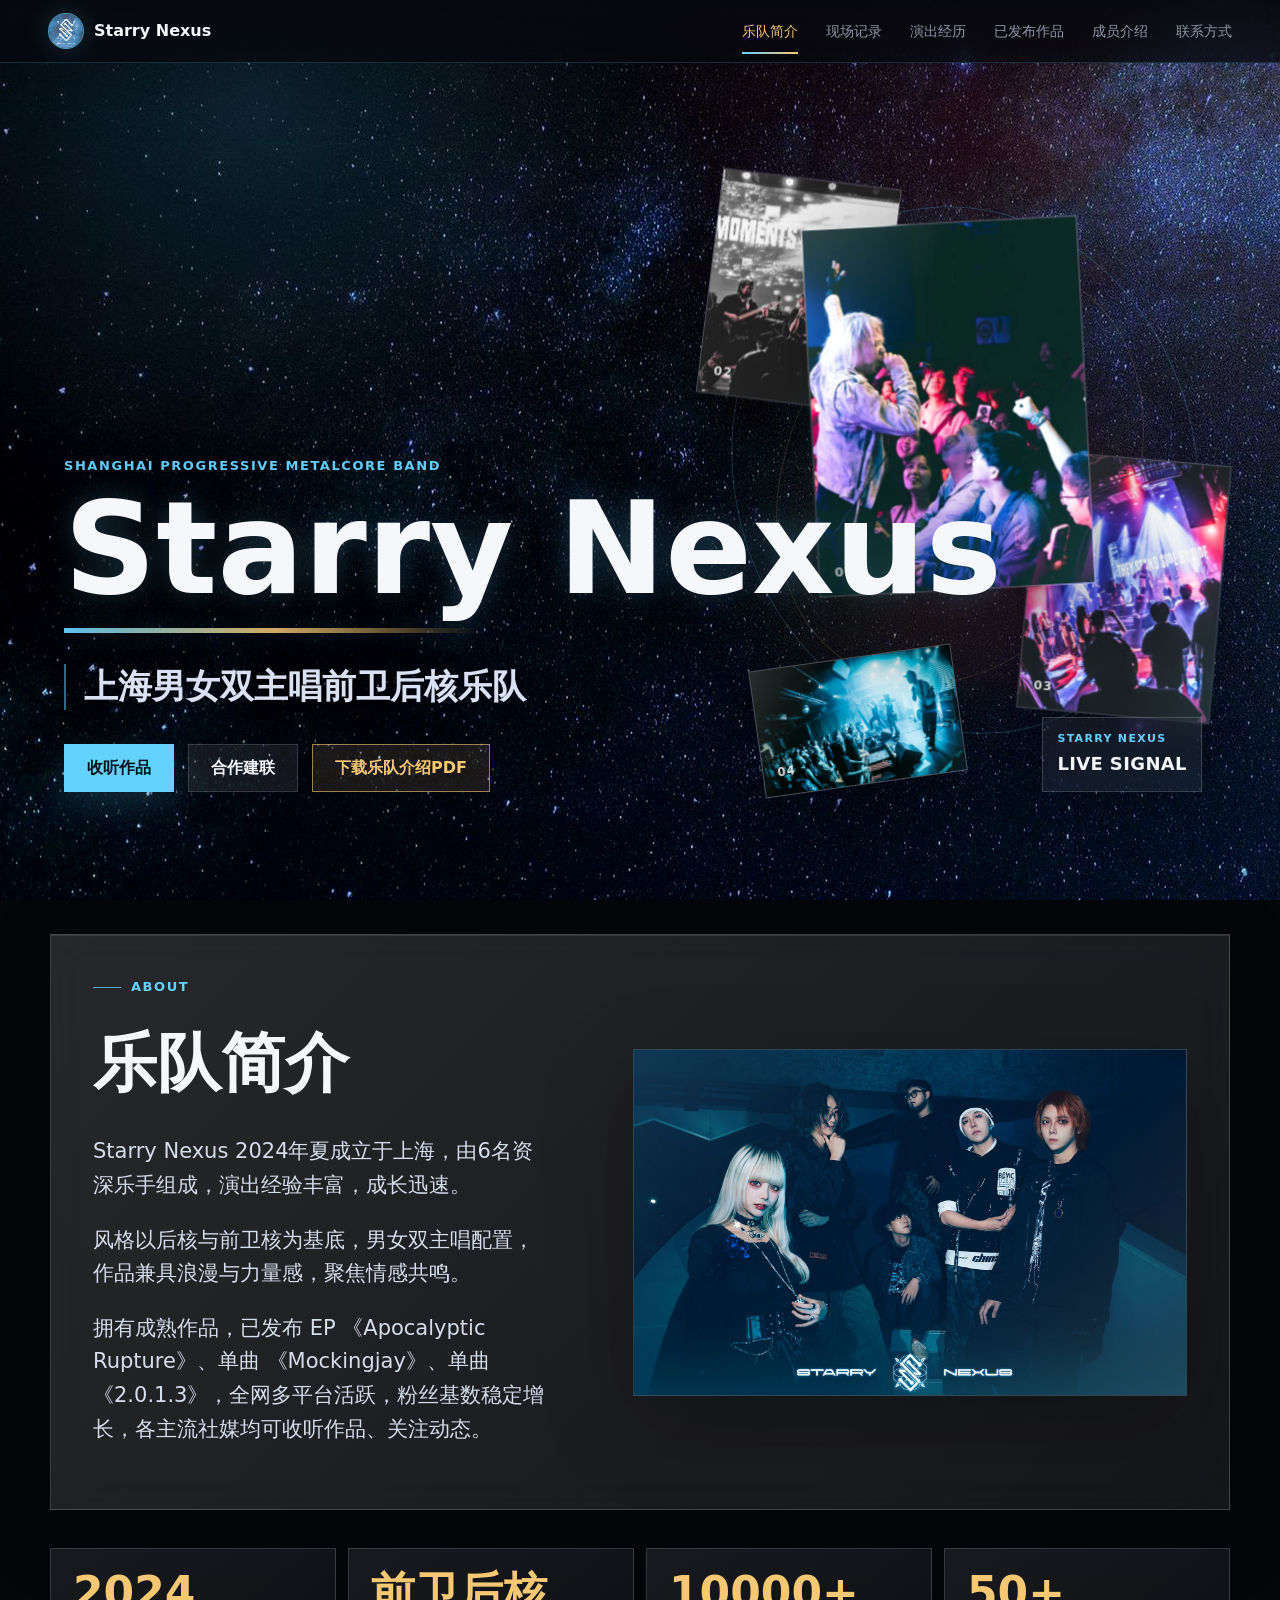
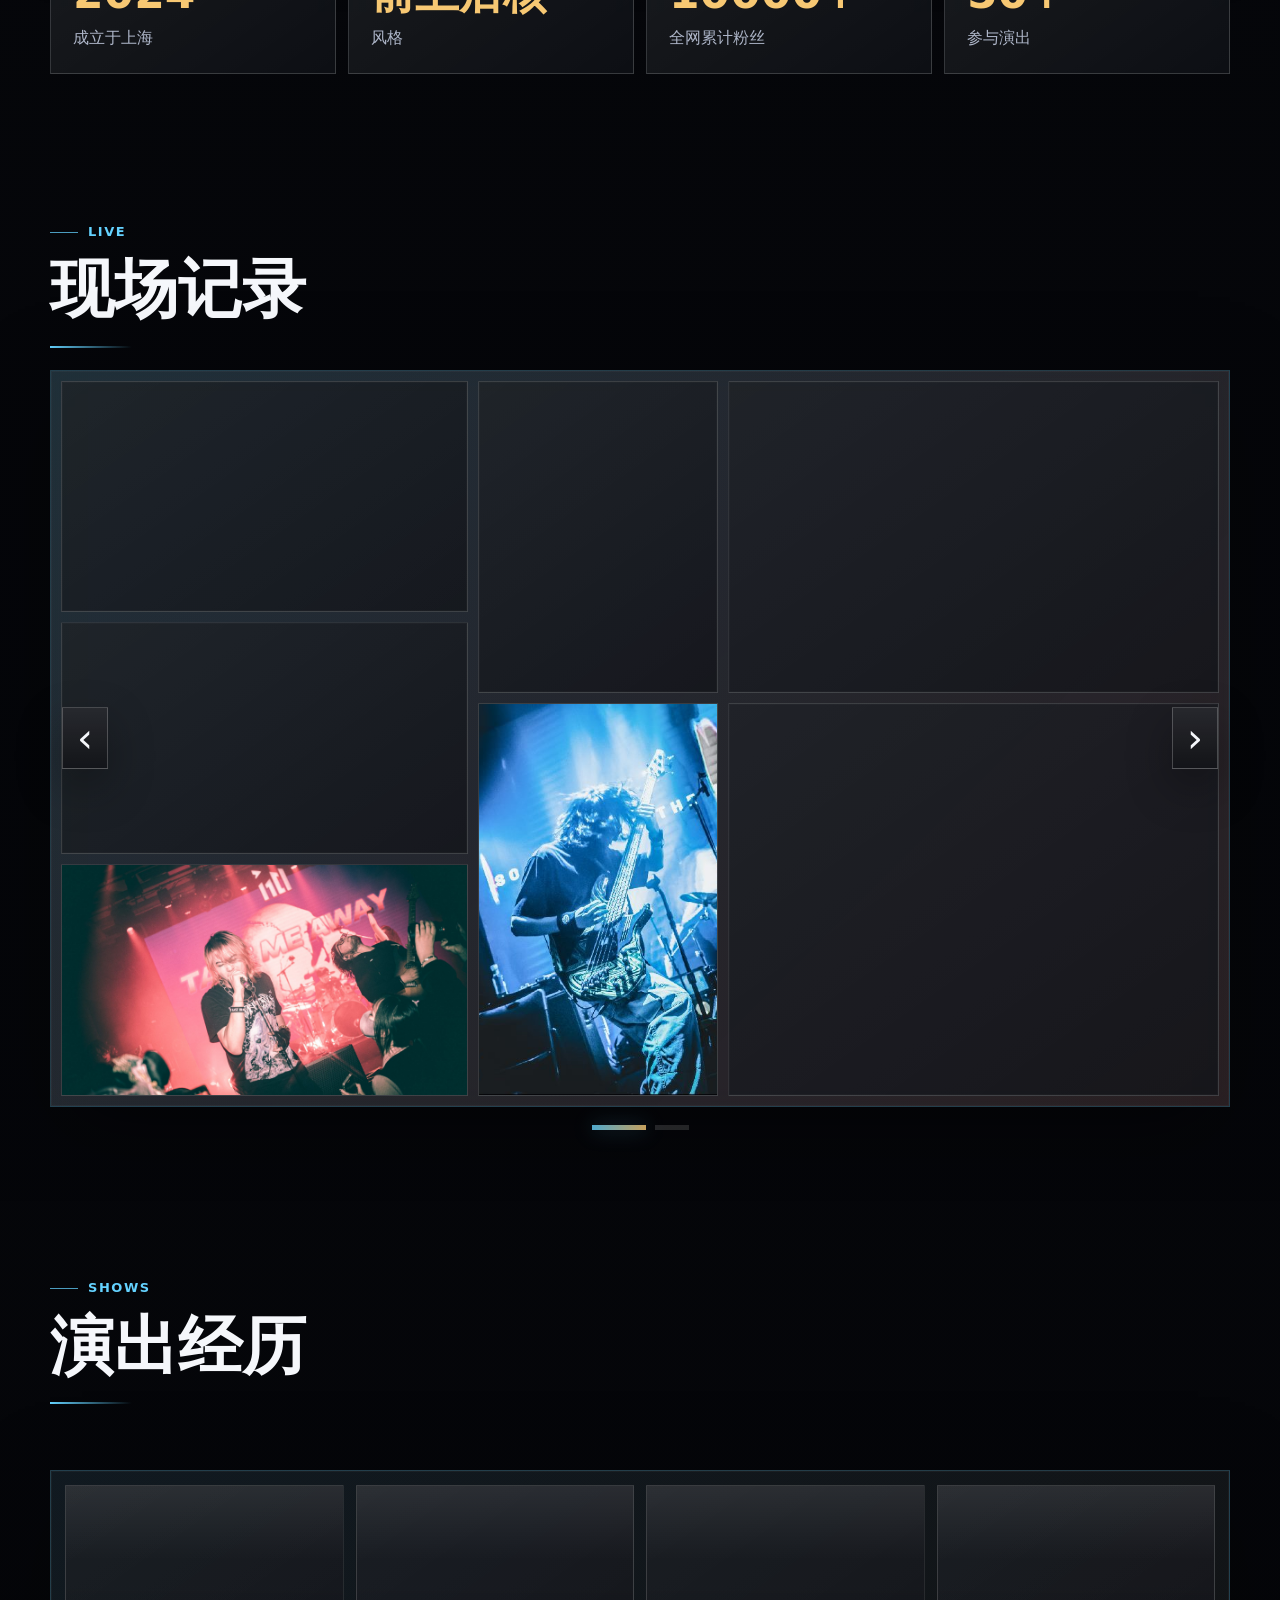
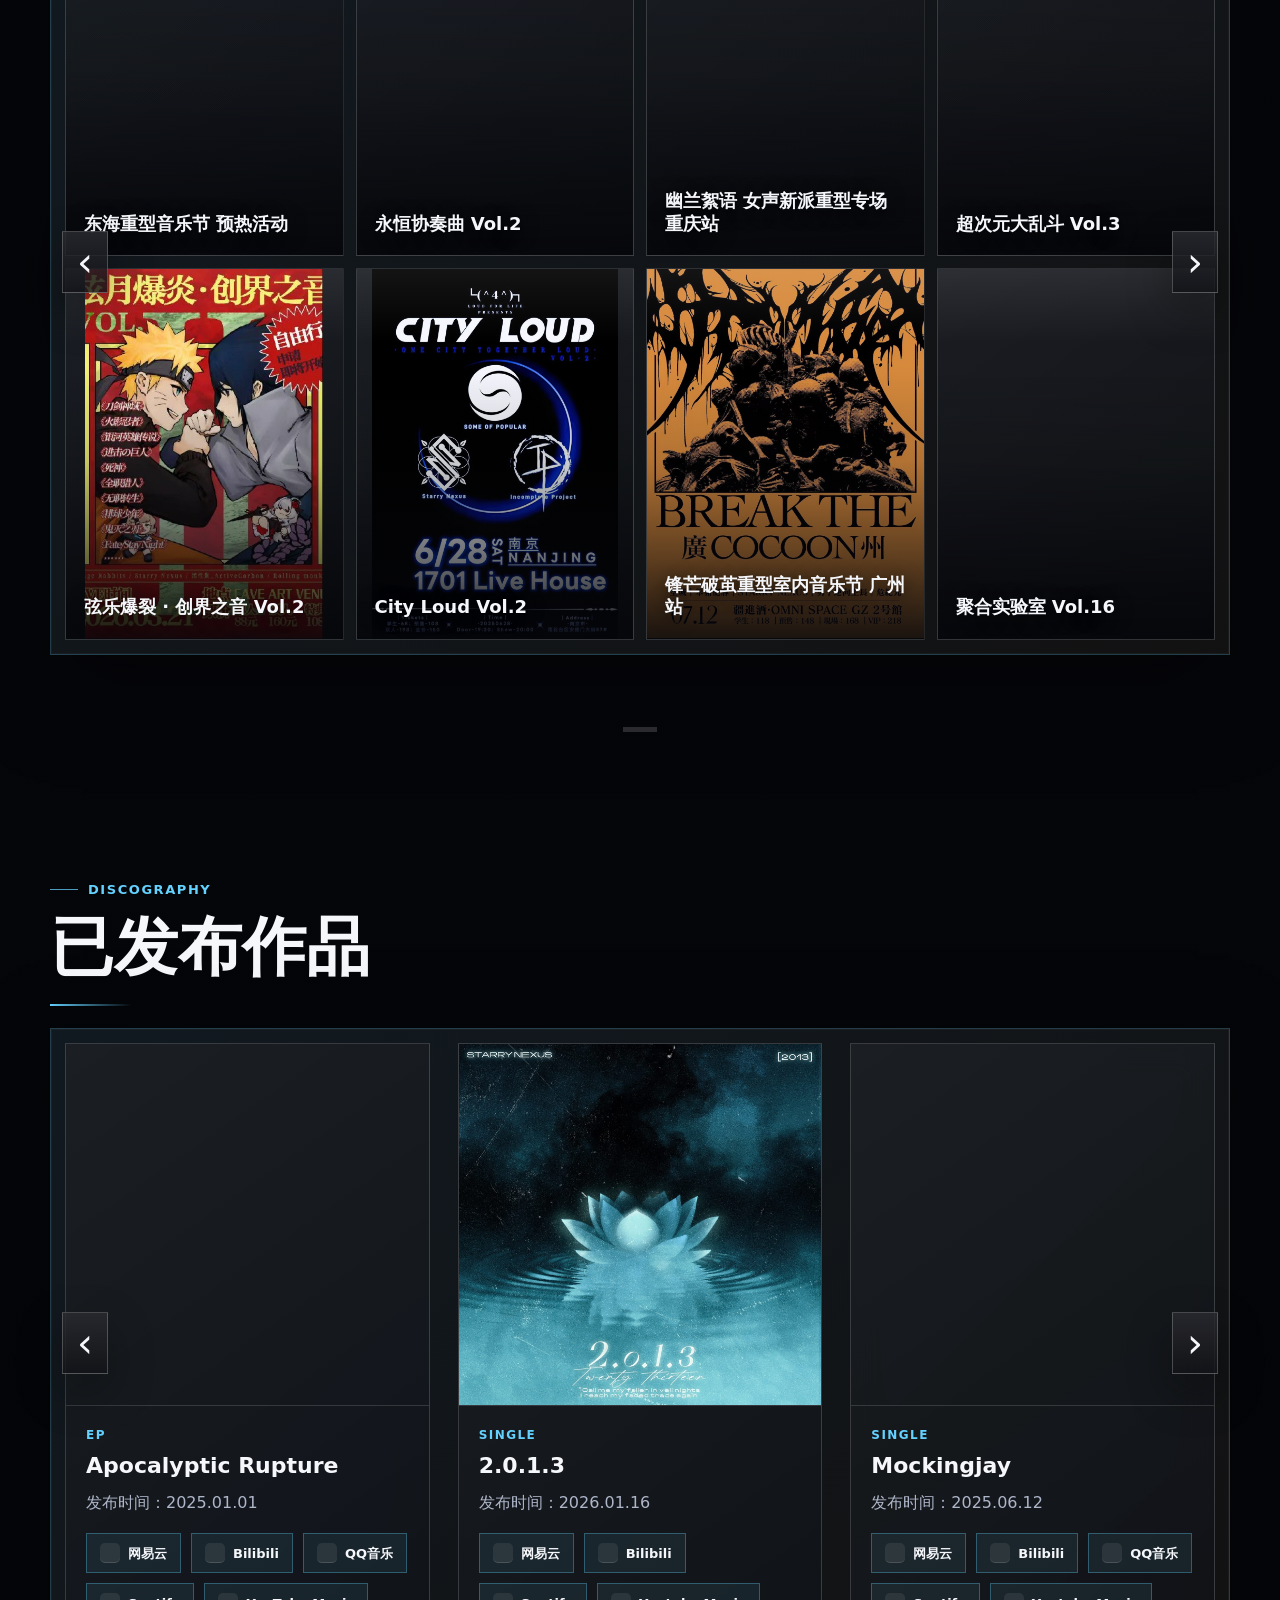
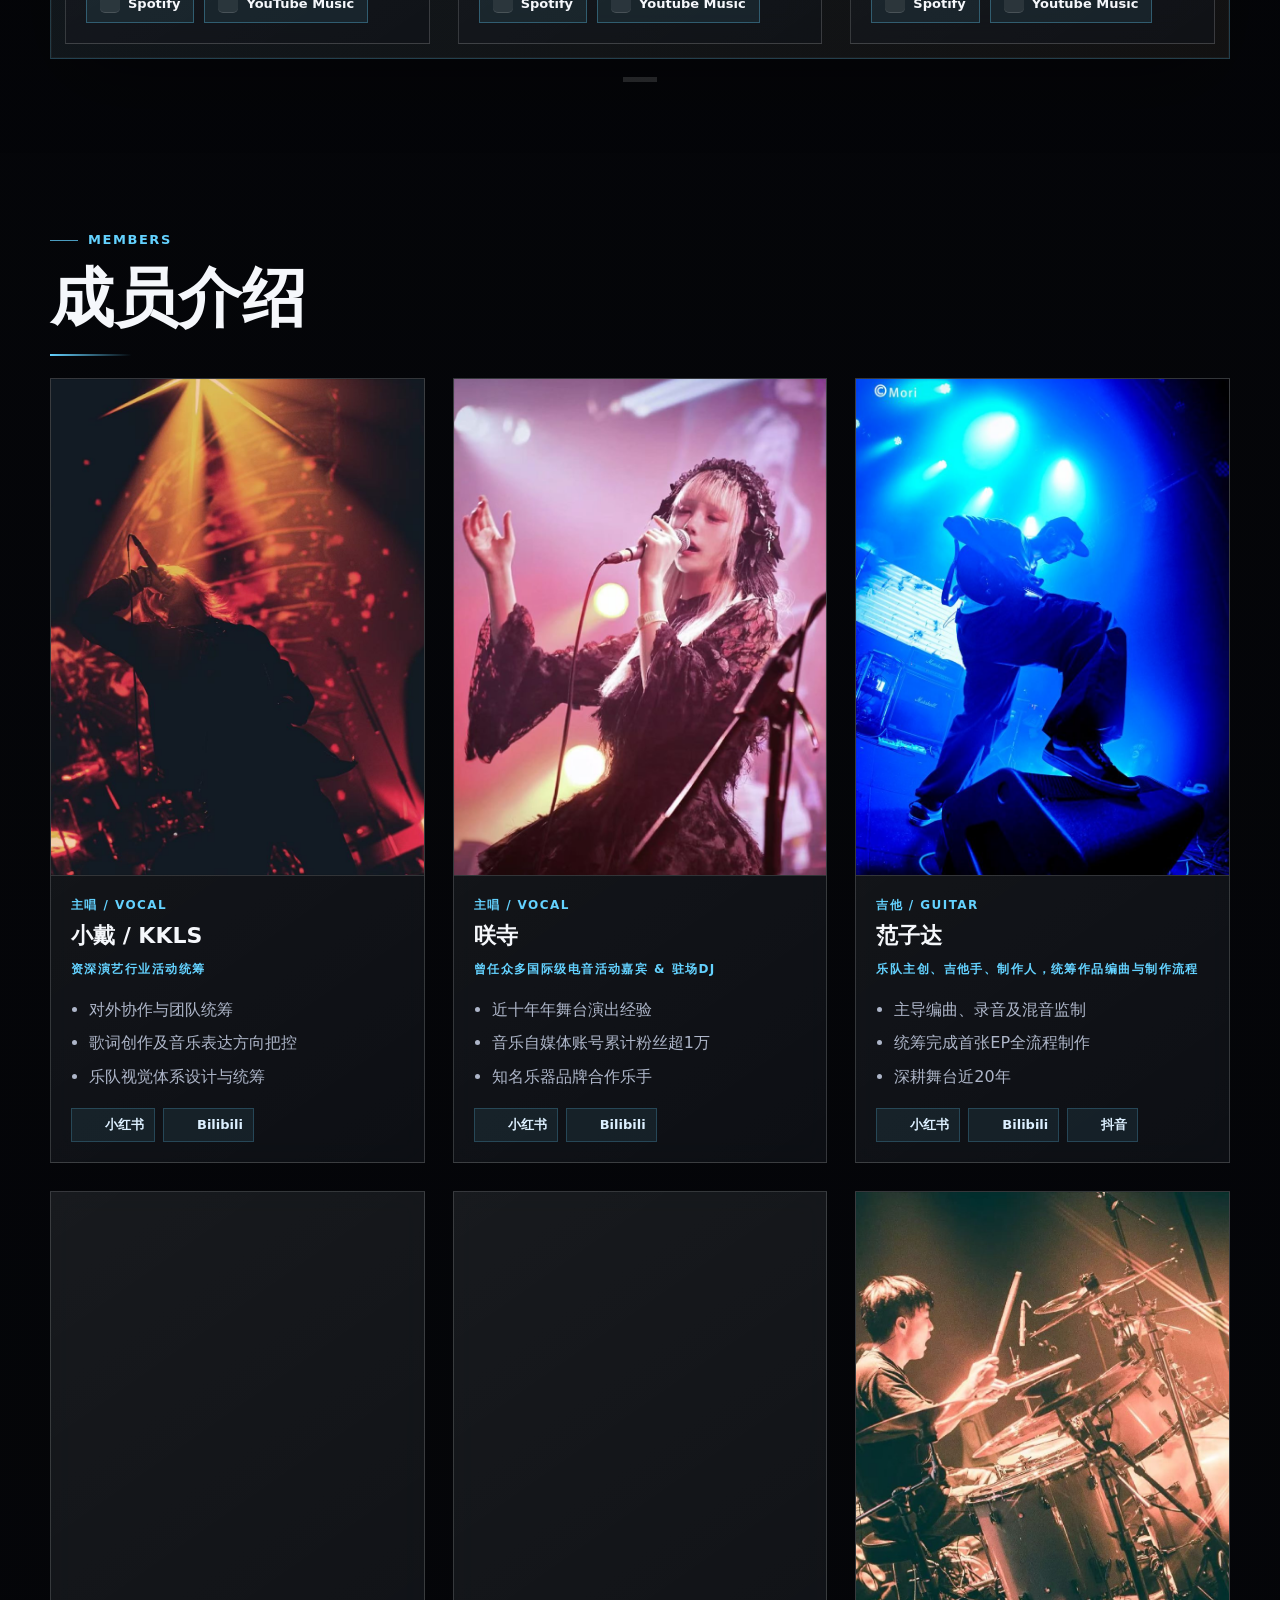
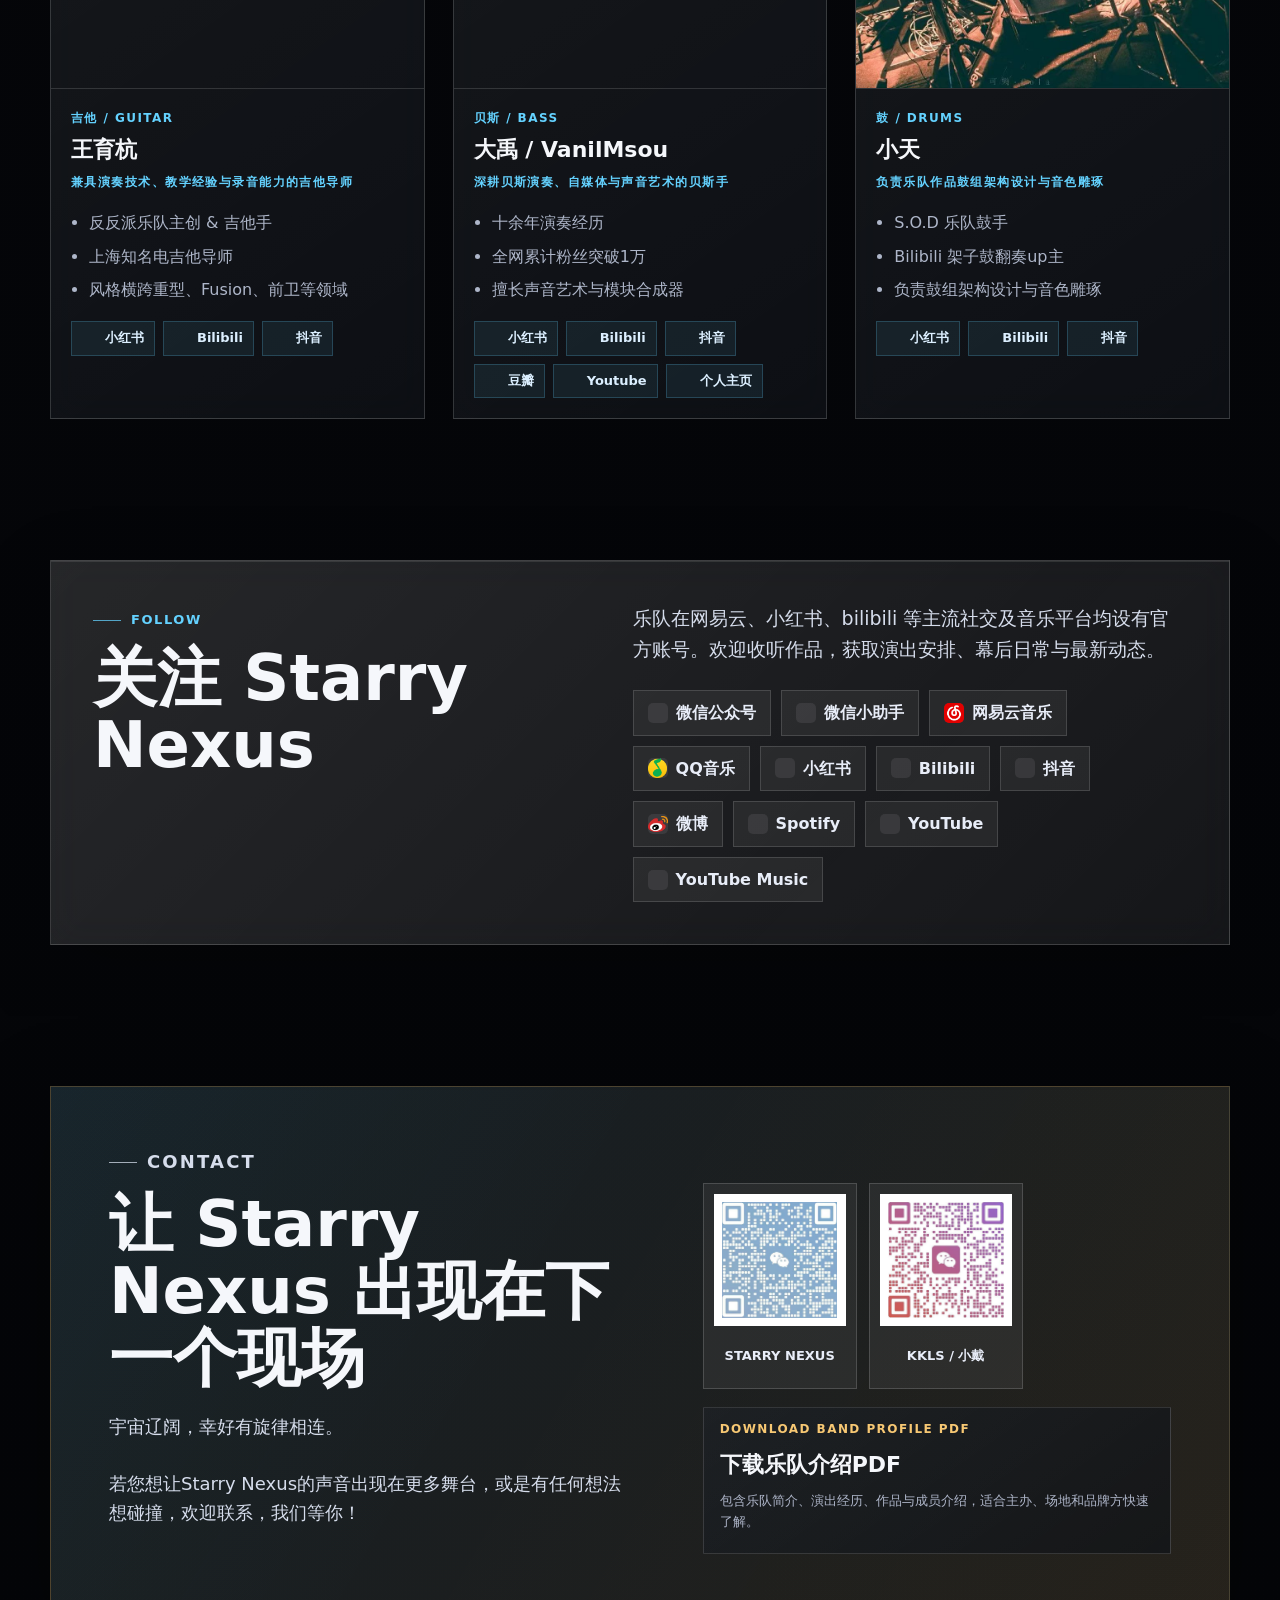
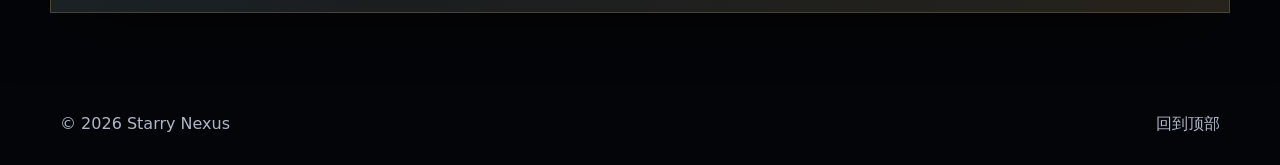
<file: index.html>
<!doctype html>
<html lang="zh-CN">
  <head>
    <meta charset="UTF-8" />
    <meta name="viewport" content="width=device-width, initial-scale=1.0" />
    
    <title>Starry Nexus | 官方网站</title>
    <meta name="description" content="Starry Nexus，上海男女双主唱前卫后核乐队。查看乐队简介、现场照片、作品、演出经历、成员介绍与演出合作联系方式。" />
    <meta name="keywords" content="Starry Nexus,上海乐队,双主唱乐队,前卫后核,重型音乐,金属核,Metalcore,摇滚,live,livehouse,演出,音乐" />
    <meta name="robots" content="index, follow" />
    <meta name="theme-color" content="#080910" />
    <meta property="og:title" content="Starry Nexus 官方网站" />
    <meta property="og:description" content="Starry Nexus，上海男女双主唱前卫后核乐队。查看乐队简介、现场照片、作品、演出经历、成员介绍与演出合作联系方式。" />
    <meta property="og:type" content="website" />
    <meta property="og:site_name" content="Starry Nexus | 官方网站" />
    <link rel="canonical" href="https://www.starrynexus.com/" />
    <meta property="og:url" content="https://www.starrynexus.com/" />
    <meta property="og:image" content="assets/images/hero/snlogo-1778746395962-fa67e6.png" />
    <link rel="icon" href="assets/images/logo/snlogo-1778642733727-3a8828.png" />
    <script type="application/ld+json" id="site-structured-data">{
  "@context": "https://schema.org",
  "@graph": [
    {
      "@type": [
        "Organization",
        "MusicGroup"
      ],
      "@id": "https://www.starrynexus.com#organization",
      "name": "Starry Nexus",
      "url": "https://www.starrynexus.com/",
      "description": "Starry Nexus，上海男女双主唱前卫后核乐队。查看乐队简介、现场照片、作品、演出经历、成员介绍与演出合作联系方式。",
      "logo": "https://www.starrynexus.com/assets/images/logo/snlogo-1778642733727-3a8828.png",
      "image": "https://www.starrynexus.com/assets/images/hero/snlogo-1778746395962-fa67e6.png",
      "sameAs": [
        "https://music.163.com/#/artist?id=96497633",
        "https://y.qq.com/n/ryqq_v2/singer/004D8HtO1IbEwW",
        "https://www.xiaohongshu.com/user/profile/6707c19b000000001d033ebd",
        "https://space.bilibili.com/3546799845410979",
        "https://www.douyin.com/user/MS4wLjABAAAA5FqknGQbY-V6hes4O3iC0l9mb92lJCeISjGcaynvudY9B_HDPePwJxeDh-fCLEcs",
        "https://weibo.com/u/7563168308",
        "https://open.spotify.com/artist/31YEtLArnhsPeiB8XFDjXU",
        "https://www.youtube.com/@StarryNexus",
        "https://music.youtube.com/channel/UC0tekdkRT5_RbWeXTlhJCtg"
      ],
      "genre": [
        "Progressive Metalcore",
        "Post-Hardcore",
        "前卫后核"
      ],
      "foundingDate": "2024",
      "foundingLocation": {
        "@type": "Place",
        "name": "Shanghai, China"
      },
      "member": [
        {
          "@id": "https://www.starrynexus.com#member-vocal-founder"
        },
        {
          "@id": "https://www.starrynexus.com#member-vocal-dj"
        },
        {
          "@id": "https://www.starrynexus.com#member-guitar-producer"
        },
        {
          "@id": "https://www.starrynexus.com#member-guitar"
        },
        {
          "@id": "https://www.starrynexus.com#member-bass"
        },
        {
          "@id": "https://www.starrynexus.com#member-drums"
        }
      ]
    },
    {
      "@type": "WebSite",
      "@id": "https://www.starrynexus.com#website",
      "url": "https://www.starrynexus.com/",
      "name": "Starry Nexus | 官方网站",
      "description": "Starry Nexus，上海男女双主唱前卫后核乐队。查看乐队简介、现场照片、作品、演出经历、成员介绍与演出合作联系方式。",
      "publisher": {
        "@id": "https://www.starrynexus.com#organization"
      },
      "inLanguage": "zh-CN"
    },
    {
      "@type": "WebPage",
      "@id": "https://www.starrynexus.com#webpage",
      "url": "https://www.starrynexus.com/",
      "name": "Starry Nexus | 官方网站",
      "description": "Starry Nexus，上海男女双主唱前卫后核乐队。查看乐队简介、现场照片、作品、演出经历、成员介绍与演出合作联系方式。",
      "isPartOf": {
        "@id": "https://www.starrynexus.com#website"
      },
      "about": {
        "@id": "https://www.starrynexus.com#organization"
      },
      "mainEntity": {
        "@id": "https://www.starrynexus.com#organization"
      },
      "inLanguage": "zh-CN"
    },
    {
      "@type": "Person",
      "@id": "https://www.starrynexus.com#member-vocal-founder",
      "name": "小戴 / KKLS",
      "jobTitle": "主唱 / Vocal",
      "description": "资深演艺行业活动统筹",
      "image": "https://www.starrynexus.com/assets/optimized/members/vocal-1778290636654-097f1b.jpg",
      "sameAs": [
        "https://www.xiaohongshu.com/user/profile/607266aa0000000001007563",
        "https://space.bilibili.com/177250643"
      ]
    },
    {
      "@type": "Person",
      "@id": "https://www.starrynexus.com#member-vocal-dj",
      "name": "咲寺",
      "jobTitle": "主唱 / Vocal",
      "description": "曾任众多国际级电音活动嘉宾 & 驻场DJ",
      "image": "https://www.starrynexus.com/assets/optimized/members/vocal2-1778309051572-7265bc.jpg",
      "sameAs": [
        "https://www.xiaohongshu.com/user/profile/59bbdc9951783a21bba53d3c",
        "https://space.bilibili.com/19446879"
      ]
    },
    {
      "@type": "Person",
      "@id": "https://www.starrynexus.com#member-guitar-producer",
      "name": "范子达",
      "jobTitle": "吉他 / Guitar",
      "description": "乐队主创、吉他手、制作人，统筹作品编曲与制作流程",
      "image": "https://www.starrynexus.com/assets/optimized/members/guitar1-1778309254951-83b918.jpg",
      "sameAs": [
        "https://www.xiaohongshu.com/user/profile/629aea02000000002102bf73",
        "https://space.bilibili.com/8486902",
        "https://www.douyin.com/user/MS4wLjABAAAANInE5u2FGFb5sfSJ9YfVo2XmEp7A9zMqw9Ymoi74q8U"
      ]
    },
    {
      "@type": "Person",
      "@id": "https://www.starrynexus.com#member-guitar",
      "name": "王育杭",
      "jobTitle": "吉他 / Guitar",
      "description": "兼具演奏技术、教学经验与录音能力的吉他导师",
      "image": "https://www.starrynexus.com/assets/optimized/members/guitar2-1778309548585-947385.jpg",
      "sameAs": [
        "https://www.xiaohongshu.com/user/profile/61bb5f6b000000002102825e",
        "https://space.bilibili.com/188727743",
        "https://www.douyin.com/user/MS4wLjABAAAAikfQkhD-GOqRw4Lyrw3m4tTklj9Rarbaa6T4aNw-6K0"
      ]
    },
    {
      "@type": "Person",
      "@id": "https://www.starrynexus.com#member-bass",
      "name": "大禹 / VanilMsou",
      "jobTitle": "贝斯 / Bass",
      "description": "深耕贝斯演奏、自媒体与声音艺术的贝斯手",
      "image": "https://www.starrynexus.com/assets/optimized/members/bass-1778309756524-6575a4.jpg",
      "sameAs": [
        "https://www.xiaohongshu.com/user/profile/61dbcbc5000000001000cc62",
        "https://space.bilibili.com/38976658",
        "https://www.douyin.com/user/MS4wLjABAAAAx_4DaSEe_HNwPMv_MY-Xs9v4E6nAIqFBWYkDAWH2MQL1urt12IvSgjrBaSoHl8Dv",
        "https://www.douban.com/people/193777978",
        "https://www.youtube.com/@vanilmsou",
        "https://vanilmsou.cn/"
      ]
    },
    {
      "@type": "Person",
      "@id": "https://www.starrynexus.com#member-drums",
      "name": "小天",
      "jobTitle": "鼓 / Drums",
      "description": "负责乐队作品鼓组架构设计与音色雕琢",
      "image": "https://www.starrynexus.com/assets/optimized/members/drum-1778309641123-425582.jpg",
      "sameAs": [
        "https://www.xiaohongshu.com/user/profile/5d358cda0000000016000e2f",
        "https://space.bilibili.com/5375919",
        "https://www.douyin.com/user/MS4wLjABAAAAMWXblmPg6sgdhMGY2o1SmKWNA5qdJDmhy0upZgtwrh_vM8eWSxE5rjNjIjt9G9EP"
      ]
    }
  ]
}</script>
<link rel="stylesheet" href="./styles.1779428695048.css" />
  </head>
  <body id="top">
    <header class="site-header">
      <a class="brand" href="./index.html" aria-label="返回 Starry Nexus 首页">
        <span class="brand-mark" data-brand-mark>SN</span>
        <span data-brand-name>Starry Nexus</span>
      </a>
      <button class="site-nav-toggle" type="button" aria-label="打开导航" aria-expanded="false" aria-controls="site-nav" hidden>
        <span aria-hidden="true"></span>
        <span aria-hidden="true"></span>
      </button>
      <nav class="site-nav" aria-label="主导航" data-site-nav></nav>
    </header>

    <main>
      <section class="hero" aria-labelledby="hero-title">
        <div class="hero-content">
          <p class="eyebrow" id="hero-kicker">Shanghai Progressive Post-Hardcore</p>
          <h1 id="hero-title">Starry Nexus</h1>
          <p class="hero-subtitle" id="hero-subtitle">上海男女双主唱前卫后核乐队</p>
          <div class="hero-actions">
            <a class="button primary" id="hero-primary" href="#music">收听作品</a>
            <a class="button secondary" id="hero-secondary" href="#contact">演出合作</a>
            <a class="button ghost" id="hero-pdf" href="#">下载PDF介绍</a>
          </div>
        </div>
        <div class="hero-showcase" aria-label="Starry Nexus 动态图片展示">
          <div class="showcase-orbit orbit-one"></div>
          <div class="showcase-orbit orbit-two"></div>
          <div class="showcase-aura"></div>
          <div class="showcase-stage" id="hero-showcase-stage"></div>
          <div class="showcase-caption">
            <span>Starry Nexus</span>
            <strong>LIVE SIGNAL</strong>
          </div>
        </div>
      </section>

      <section class="intro-section" id="about" aria-labelledby="about-title">
        <div class="section-inner split about-panel">
          <div class="about-copy-column">
            <p class="section-kicker" id="about-kicker">About</p>
            <h2 id="about-title">????</h2>
            <div class="intro-copy" id="about-copy"></div>
          </div>
          <figure class="about-photo" id="about-photo" hidden>
            <img src="" alt="Starry Nexus ????">
          </figure>
        </div>
        <div class="stats-grid section-inner" id="stats"></div>
      </section>

      <section class="gallery-section" id="live" aria-labelledby="gallery-title">
        <div class="section-inner">
          <div class="section-heading">
            <p class="section-kicker" id="live-kicker">Live</p>
            <h2 id="gallery-title">乐队现场</h2>
            <p class="gallery-hint">切换查看不同阶段的现场照片墙</p>
          </div>
          <div class="gallery-frame">
            <button class="gallery-control prev" type="button" id="gallery-prev" aria-label="上一组现场照片">‹</button>
            <div class="gallery-viewport" id="gallery-viewport" aria-label="现场照片拼图墙">
              <div class="gallery-track" id="gallery"></div>
            </div>
            <button class="gallery-control next" type="button" id="gallery-next" aria-label="下一组现场照片">›</button>
          </div>
          <div class="gallery-dots" id="gallery-dots" aria-label="现场照片分页"></div>
        </div>
      </section>

      <section class="shows-section" id="shows" aria-labelledby="shows-title">
        <div class="section-inner shows-layout">
          <div class="section-heading">
            <p class="section-kicker" id="shows-kicker">Shows</p>
            <h2 id="shows-title">演出经历</h2>
          </div>
          <div class="shows-content-stack">
            <div class="poster-frame">
              <button class="gallery-control prev poster-prev" type="button" id="poster-prev" aria-label="上一组演出海报">‹</button>
              <div class="poster-viewport" aria-label="演出海报墙">
                <div class="poster-track" id="featured-posters"></div>
              </div>
              <button class="gallery-control next poster-next" type="button" id="poster-next" aria-label="下一组演出海报">›</button>
            </div>
            <div class="gallery-dots poster-dots" id="poster-dots" aria-label="演出海报分页"></div>
          </div>
        </div>
      </section>

      <section class="music-section" id="music" aria-labelledby="music-title">
        <div class="section-inner">
          <div class="section-heading">
            <p class="section-kicker" id="music-kicker">Discography</p>
            <h2 id="music-title">已发布作品</h2>
          </div>
          <div class="release-frame">
            <button class="gallery-control prev release-prev" type="button" id="release-prev" aria-label="上一组作品">‹</button>
            <div class="release-viewport" aria-label="已发布作品">
              <div class="release-track" id="releases"></div>
            </div>
            <button class="gallery-control next release-next" type="button" id="release-next" aria-label="下一组作品">›</button>
          </div>
          <div class="gallery-dots release-dots" id="release-dots" aria-label="作品分页"></div>
        </div>
      </section>

      <section class="members-section" id="members" aria-labelledby="members-title">
        <div class="section-inner">
          <div class="section-heading">
            <p class="section-kicker" id="members-kicker">Members</p>
            <h2 id="members-title">成员介绍</h2>
          </div>
          <div class="member-grid" id="members-grid"></div>
        </div>
      </section>

      <section class="social-section" aria-labelledby="social-title">
        <div class="section-inner split">
          <div>
            <p class="section-kicker" id="social-kicker">Follow</p>
            <h2 id="social-title">关注 Starry Nexus</h2>
          </div>
          <div>
            <p class="social-copy" id="social-copy"></p>
            <div class="social-links" id="social-links"></div>
          </div>
        </div>
      </section>

      <section class="contact-section" id="contact" aria-labelledby="contact-title">
        <div class="section-inner contact-panel">
          <div class="contact-copy">
            <p class="section-kicker" id="contact-kicker">Contact</p>
            <h2 id="contact-title">演出、合作与活动建联</h2>
            <p id="contact-lead"></p>
            <div class="contact-notes" id="contact-notes"></div>
          </div>
          <div class="contact-side">
            <div class="contact-methods" id="contact-methods"></div>
            <a class="press-kit-card" id="press-kit" href="#">
              <span>Press Kit</span>
              <strong>下载 PDF</strong>
              <p>乐队介绍资料</p>
            </a>
          </div>
        </div>
      </section>
    </main>

    <footer class="site-footer">
      <span>© <span id="year"></span> <span data-site-name>Starry Nexus</span></span>
      <a href="#top" data-top-link>回到顶部</a>
    </footer>

    <script src="./site.config.js"></script>
    <script src="./ui.1779428695048.js"></script>
    <script src="./main.1779428695048.js"></script>
  </body>
</html>
</file>
<file: styles.1779428695048.css>
:root {
  color-scheme: dark;
  --bg: #07080d;
  --bg-soft: #10131c;
  --panel: rgba(255, 255, 255, 0.07);
  --panel-strong: rgba(255, 255, 255, 0.12);
  --text: #f5f7fb;
  --muted: #aeb6c9;
  --line: rgba(255, 255, 255, 0.14);
  --blue: #64d2ff;
  --pink: #ff5c97;
  --gold: #f7c873;
  --shadow: 0 24px 80px rgba(0, 0, 0, 0.34);
  --max: 1180px;
}

* {
  box-sizing: border-box;
}

html {
  scroll-behavior: smooth;
  scroll-padding-top: 54px;
}

body {
  position: relative;
  isolation: isolate;
  margin: 0;
  background: #05060a;
  color: var(--text);
  font-family:
    Inter, ui-sans-serif, system-ui, -apple-system, BlinkMacSystemFont, "Segoe UI",
    "Microsoft YaHei", sans-serif;
  line-height: 1.6;
}

body::before {
  content: "";
  position: fixed;
  inset: 0;
  z-index: 0;
  background:
    radial-gradient(circle at 20% 10%, rgba(100, 210, 255, 0.18), transparent 28rem),
    radial-gradient(circle at 82% 16%, rgba(255, 92, 151, 0.12), transparent 28rem),
    linear-gradient(180deg, rgba(5, 6, 10, 0.5), rgba(5, 6, 10, 0.88) 55%, rgba(5, 6, 10, 0.94)),
    var(--site-bg-image, linear-gradient(180deg, #090a12, #05060a)) center / cover no-repeat;
  pointer-events: none;
}

body::after {
  content: "";
  position: fixed;
  inset: 0;
  z-index: 0;
  background-image:
    linear-gradient(rgba(255, 255, 255, 0.025) 1px, transparent 1px),
    linear-gradient(90deg, rgba(255, 255, 255, 0.02) 1px, transparent 1px);
  background-size: 72px 72px;
  mask-image: linear-gradient(180deg, rgba(0, 0, 0, 0.65), transparent 82%);
  opacity: 0.28;
  pointer-events: none;
}

body > * {
  position: relative;
  z-index: 1;
}

img {
  display: block;
  max-width: 100%;
}

a {
  color: inherit;
  text-decoration: none;
}

button {
  font: inherit;
}

.site-header {
  position: fixed;
  inset: 0 0 auto;
  z-index: 10;
  display: flex;
  align-items: center;
  justify-content: space-between;
  gap: 24px;
  padding: 16px clamp(18px, 4vw, 48px);
  border-bottom: 1px solid var(--line);
  background: linear-gradient(180deg, rgba(7, 8, 13, 0.82), rgba(7, 8, 13, 0.54));
  backdrop-filter: blur(22px) saturate(130%);
  transition:
    background 0.25s ease,
    border-color 0.25s ease;
}

.brand {
  display: inline-flex;
  align-items: center;
  gap: 10px;
  font-weight: 800;
  letter-spacing: 0;
  transition: transform 0.22s ease;
}

.brand:hover {
  transform: translateY(-1px);
}

.brand-mark {
  display: grid;
  width: 36px;
  height: 36px;
  place-items: center;
  border: 1px solid rgba(100, 210, 255, 0.7);
  background: rgba(100, 210, 255, 0.12);
  color: var(--blue);
  font-size: 13px;
  box-shadow: 0 0 28px rgba(100, 210, 255, 0.18);
  overflow: hidden;
  border-radius: 50%;
}

.brand-mark img {
  width: 100%;
  height: 100%;
  object-fit: cover;
}

.site-nav {
  display: flex;
  gap: clamp(12px, 2.4vw, 28px);
  color: var(--muted);
  font-size: 14px;
}

.site-nav a:hover {
  color: var(--text);
}

.site-nav a.active {
  color: var(--gold);
}

.site-nav a {
  position: relative;
  padding: 4px 0;
}

.site-nav a::after {
  content: "";
  position: absolute;
  right: 0;
  bottom: 0;
  left: 0;
  height: 1px;
  background: var(--blue);
  transform: scaleX(0);
  transform-origin: left;
  transition: transform 0.24s ease;
}

.site-nav a:hover::after,
.site-nav a.active::after {
  transform: scaleX(1);
}

.site-nav-toggle {
  --site-mobile-nav-ready: 1;
  display: none;
}

.hero {
  position: relative;
  min-height: 92vh;
  display: grid;
  align-items: end;
  overflow: hidden;
  padding: 140px clamp(20px, 5vw, 70px) 72px;
}

.hero::after {
  content: none;
}

.hero-content {
  position: relative;
  z-index: 2;
  max-width: 850px;
  animation: heroRise 0.9s ease both;
}

.eyebrow,
.section-kicker {
  margin: 0 0 14px;
  color: var(--blue);
  font-size: 13px;
  font-weight: 800;
  letter-spacing: 0.12em;
  text-transform: uppercase;
}

h1,
h2,
h3,
p {
  margin-top: 0;
}

h1 {
  margin-bottom: 10px;
  font-size: clamp(54px, 11vw, 132px);
  line-height: 0.9;
  letter-spacing: 0;
}

.hero h1 {
  white-space: nowrap;
  font-size: clamp(46px, 10vw, 132px);
  margin-bottom: clamp(18px, 2.4vw, 32px);
  text-shadow:
    0 0 28px rgba(100, 210, 255, 0.18),
    0 18px 70px rgba(0, 0, 0, 0.55);
}

h2 {
  margin-bottom: 20px;
  font-size: clamp(32px, 5vw, 64px);
  line-height: 1.05;
  letter-spacing: 0;
}

h3 {
  margin-bottom: 10px;
  font-size: 22px;
  line-height: 1.2;
}

.hero-subtitle {
  max-width: 560px;
  color: #d9e1f2;
  font-size: clamp(20px, 3vw, 34px);
  font-weight: 700;
  line-height: 1.35;
}

.hero-actions {
  display: flex;
  flex-wrap: wrap;
  gap: 14px;
  margin-top: 34px;
}

.hero-showcase {
  position: absolute;
  right: clamp(28px, 7vw, 110px);
  top: 50%;
  z-index: 1;
  width: clamp(280px, 34vw, 560px);
  height: clamp(360px, 48vw, 620px);
  transform: translateY(-44%);
  pointer-events: none;
  perspective: 1200px;
}

.hero-showcase::before,
.hero-showcase::after {
  content: "";
  position: absolute;
  z-index: 0;
  pointer-events: none;
}

.hero-showcase::before {
  inset: 11% 6% 12% 8%;
  border: 1px solid rgba(100, 210, 255, 0.22);
  border-radius: 50%;
  transform: rotate(-15deg);
  animation: showcaseOrbit 16s linear infinite;
}

.hero-showcase::after {
  inset: 18% 18% 18% 18%;
  border: 1px solid rgba(247, 200, 115, 0.18);
  border-radius: 50%;
  transform: rotate(28deg);
  animation: showcaseOrbitReverse 22s linear infinite;
}

.showcase-aura {
  position: absolute;
  inset: 12% 6%;
  z-index: 0;
  background:
    radial-gradient(circle at 48% 36%, rgba(100, 210, 255, 0.28), transparent 36%),
    radial-gradient(circle at 62% 64%, rgba(255, 92, 151, 0.2), transparent 42%),
    radial-gradient(circle at 34% 68%, rgba(247, 200, 115, 0.13), transparent 36%);
  filter: blur(34px);
  animation: auraBreath 5.8s ease-in-out infinite;
}

.showcase-stage {
  position: absolute;
  inset: 0;
  z-index: 2;
  transform-style: preserve-3d;
  animation: showcaseFloat 7s ease-in-out infinite;
}

.showcase-card {
  position: absolute;
  margin: 0;
  overflow: hidden;
  border: 1px solid rgba(255, 255, 255, 0.24);
  background: rgba(255, 255, 255, 0.055);
  box-shadow:
    0 28px 80px rgba(0, 0, 0, 0.38),
    inset 0 0 0 1px rgba(255, 255, 255, 0.04);
  backdrop-filter: blur(10px) saturate(120%);
  transform-style: preserve-3d;
}

.showcase-card::after {
  content: "";
  position: absolute;
  inset: 0;
  background: linear-gradient(120deg, rgba(255, 255, 255, 0.16), transparent 32%, transparent 70%, rgba(100, 210, 255, 0.1));
  mix-blend-mode: screen;
  pointer-events: none;
}

.showcase-card img {
  width: 100%;
  height: 100%;
  object-fit: cover;
  object-position: center top;
  filter: contrast(1.06) saturate(1.08);
}

.showcase-card figcaption {
  position: absolute;
  left: 14px;
  bottom: 12px;
  z-index: 2;
  color: rgba(255, 255, 255, 0.84);
  font-size: 12px;
  font-weight: 900;
  letter-spacing: 0.08em;
  text-transform: uppercase;
}

.card-1 {
  top: 16%;
  left: 24%;
  width: 48%;
  aspect-ratio: 3 / 4;
  z-index: 4;
  transform: rotate(-3deg) translateZ(80px);
  animation: cardFloatMain 6.4s ease-in-out infinite;
}

.card-2 {
  top: 8%;
  left: 4%;
  width: 33%;
  aspect-ratio: 4 / 5;
  z-index: 3;
  transform: rotate(7deg) translateZ(20px);
  animation: cardFloatSide 7.2s ease-in-out infinite reverse;
}

.card-3 {
  right: 3%;
  bottom: 16%;
  width: 35%;
  aspect-ratio: 9 / 12;
  z-index: 3;
  transform: rotate(5deg) translateZ(36px);
  animation: cardFloatSide 7.8s ease-in-out infinite;
}

.card-4 {
  left: 12%;
  bottom: 5%;
  width: 38%;
  aspect-ratio: 16 / 10;
  z-index: 2;
  transform: rotate(-8deg) translateZ(0);
  animation: cardFloatLow 8.4s ease-in-out infinite;
}

.card-5 {
  top: 42%;
  right: 15%;
  width: 24%;
  aspect-ratio: 1;
  z-index: 1;
  border-radius: 50%;
  transform: translateZ(-30px);
  opacity: 0.72;
  animation: cardFloatLow 9s ease-in-out infinite reverse;
}

.showcase-caption {
  position: absolute;
  right: 5%;
  bottom: 4%;
  z-index: 5;
  display: grid;
  gap: 2px;
  padding: 12px 14px;
  border: 1px solid rgba(255, 255, 255, 0.18);
  background: rgba(255, 255, 255, 0.055);
  backdrop-filter: blur(10px);
  box-shadow: 0 18px 50px rgba(0, 0, 0, 0.24);
}

.showcase-caption span {
  color: var(--blue);
  font-size: 11px;
  font-weight: 900;
  letter-spacing: 0.12em;
  text-transform: uppercase;
}

.showcase-caption strong {
  color: var(--text);
  font-size: 18px;
  letter-spacing: 0.02em;
}

.button {
  display: inline-flex;
  min-height: 48px;
  align-items: center;
  justify-content: center;
  padding: 0 22px;
  border: 1px solid var(--line);
  font-weight: 800;
  transition:
    transform 0.22s ease,
    border-color 0.22s ease,
    background 0.22s ease,
    color 0.22s ease;
}

.button:hover {
  transform: translateY(-2px);
}

.button:active {
  transform: translateY(0);
}

.button.primary {
  border-color: var(--blue);
  background: var(--blue);
  color: #041019;
  box-shadow: 0 14px 38px rgba(100, 210, 255, 0.18);
}

.button.secondary {
  background: rgba(255, 255, 255, 0.08);
}

.button.ghost {
  border-color: rgba(247, 200, 115, 0.6);
  background: rgba(247, 200, 115, 0.1);
  color: var(--gold);
}

.button.compact {
  min-height: 42px;
  margin-top: 12px;
  padding: 0 16px;
  font-size: 14px;
}

.section-inner {
  width: min(var(--max), calc(100% - 40px));
  margin: 0 auto;
}

section:not(.hero) {
  padding: clamp(38px, 5.5vw, 72px) 0;
  scroll-margin-top: 54px;
}

.split {
  display: grid;
  grid-template-columns: minmax(0, 0.9fr) minmax(0, 1.1fr);
  gap: clamp(32px, 7vw, 86px);
}

.intro-copy {
  color: #d6ddec;
  font-size: clamp(17px, 2vw, 21px);
}

.stats-grid {
  display: grid;
  grid-template-columns: repeat(4, minmax(0, 1fr));
  gap: 12px;
  margin-top: clamp(22px, 3.5vw, 38px);
}

.stat-card,
.release-card,
.member-card,
.contact-card {
  border: 1px solid var(--line);
  background: rgba(255, 255, 255, 0.035);
  transition:
    transform 0.25s ease,
    border-color 0.25s ease,
    background 0.25s ease;
  backdrop-filter: blur(16px);
}

.release-card:hover,
.member-card:hover,
.contact-card:hover,
.stat-card:hover {
  border-color: rgba(100, 210, 255, 0.42);
  background: rgba(255, 255, 255, 0.06);
  transform: translateY(-3px);
}

.stat-card {
  padding: 22px;
}

.stat-card strong {
  display: block;
  color: var(--gold);
  font-size: clamp(28px, 4vw, 44px);
  line-height: 1;
}

.stat-card span {
  display: block;
  margin-top: 10px;
  color: var(--muted);
}

.gallery-section,
.music-section,
.social-section {
  background: transparent;
  border-top: 0;
  border-bottom: 0;
  backdrop-filter: none;
}

.section-heading {
  max-width: 740px;
  margin-bottom: 22px;
}

.gallery-hint {
  color: var(--muted);
}

.gallery-frame {
  position: relative;
}

.gallery-viewport {
  overflow: hidden;
  border: 1px solid rgba(100, 210, 255, 0.24);
  background: rgba(255, 255, 255, 0.04);
  box-shadow: var(--shadow);
  backdrop-filter: blur(14px);
  aspect-ratio: 16 / 10;
  min-height: clamp(360px, 50vw, 700px);
}

.gallery-track {
  display: flex;
  height: 100%;
  overflow-x: auto;
  scroll-snap-type: x mandatory;
  scroll-behavior: smooth;
  scrollbar-width: none;
}

.gallery-track::-webkit-scrollbar {
  display: none;
}

.gallery-panel {
  flex: 0 0 100%;
  display: grid;
  grid-template-columns: repeat(14, minmax(0, 1fr));
  grid-template-rows: repeat(6, minmax(72px, 1fr));
  gap: 10px;
  height: 100%;
  min-height: 0;
  padding: 10px;
  scroll-snap-align: start;
  background:
    linear-gradient(135deg, rgba(100, 210, 255, 0.08), rgba(255, 92, 151, 0.06)),
    rgba(255, 255, 255, 0.035);
}

.gallery-item {
  position: relative;
  min-height: 0;
  margin: 0;
  overflow: hidden;
  border: 1px solid var(--line);
  background: var(--bg-soft);
  box-shadow: inset 0 0 0 1px rgba(255, 255, 255, 0.02);
}

.gallery-live-a,
.gallery-live-b,
.gallery-live-c {
  aspect-ratio: 16 / 10;
  grid-template-columns: repeat(14, minmax(0, 1fr));
  grid-template-rows: repeat(9, minmax(48px, 1fr));
}

.gallery-live-a .slot-1 {
  grid-column: 1 / 6;
  grid-row: 1 / 4;
}

.gallery-live-a .slot-2 {
  grid-column: 1 / 6;
  grid-row: 4 / 7;
}

.gallery-live-a .slot-3 {
  grid-column: 6 / 9;
  grid-row: 1 / 5;
}

.gallery-live-a .slot-4 {
  grid-column: 9 / 15;
  grid-row: 1 / 5;
}

.gallery-live-a .slot-5 {
  grid-column: 9 / 15;
  grid-row: 5 / 10;
}

.gallery-live-a .slot-6 {
  grid-column: 1 / 6;
  grid-row: 7 / 10;
}

.gallery-live-a .slot-7 {
  grid-column: 6 / 9;
  grid-row: 5 / 10;
}

.gallery-live-b .slot-1 {
  grid-column: 1 / 9;
  grid-row: 1 / 6;
}

.gallery-live-b .slot-2 {
  grid-column: 9 / 13;
  grid-row: 1 / 6;
}

.gallery-live-b .slot-3 {
  grid-column: 1 / 5;
  grid-row: 6 / 9;
}

.gallery-live-b .slot-4 {
  grid-column: 5 / 9;
  grid-row: 6 / 9;
}

.gallery-live-b .slot-5 {
  grid-column: 9 / 11;
  grid-row: 6 / 7;
}

.gallery-live-b .slot-6 {
  grid-column: 11 / 13;
  grid-row: 6 / 9;
}

.gallery-live-b .slot-7 {
  grid-column: 9 / 11;
  grid-row: 7 / 9;
}

.gallery-live-c .slot-1 {
  grid-column: 1 / 6;
  grid-row: 1 / 5;
}

.gallery-live-c .slot-2 {
  grid-column: 1 / 6;
  grid-row: 5 / 9;
}

.gallery-live-c .slot-3 {
  grid-column: 6 / 9;
  grid-row: 1 / 4;
}

.gallery-live-c .slot-4 {
  grid-column: 9 / 13;
  grid-row: 1 / 5;
}

.gallery-live-c .slot-5 {
  grid-column: 6 / 13;
  grid-row: 5 / 9;
}

.gallery-item img {
  width: 100%;
  height: 100%;
  object-fit: cover;
  object-position: center center;
  transition: transform 0.24s ease;
}

.gallery-item.portrait img {
  object-fit: cover;
  object-position: center center;
}

.gallery-item.landscape img {
  object-position: center center;
}

.gallery-item:hover img {
  transform: scale(1.04);
}

.gallery-item figcaption {
  position: absolute;
  left: 18px;
  bottom: 16px;
  color: #fff;
  font-size: 13px;
  font-weight: 800;
  letter-spacing: 0.08em;
  text-transform: uppercase;
  text-shadow: 0 2px 18px rgba(0, 0, 0, 0.65);
}

.gallery-control {
  position: absolute;
  top: 50%;
  z-index: 2;
  display: grid;
  width: 46px;
  height: 62px;
  place-items: center;
  border: 1px solid rgba(255, 255, 255, 0.18);
  background: rgba(7, 8, 13, 0.72);
  color: var(--text);
  cursor: pointer;
  font-size: 40px;
  line-height: 1;
  transform: translateY(-50%);
  transition:
    background 0.22s ease,
    border-color 0.22s ease,
    color 0.22s ease;
}

.gallery-control:hover {
  border-color: var(--blue);
  background: rgba(100, 210, 255, 0.14);
  color: var(--blue);
}

.gallery-control.prev {
  left: 12px;
}

.gallery-control.next {
  right: 12px;
}

.gallery-dots {
  display: flex;
  justify-content: center;
  gap: 9px;
  margin-top: 18px;
}

.gallery-dot {
  width: 34px;
  height: 4px;
  border: 0;
  background: rgba(255, 255, 255, 0.2);
  cursor: pointer;
  padding: 0;
  transition:
    width 0.22s ease,
    background 0.22s ease;
}

.gallery-dot.active {
  width: 54px;
  background: var(--blue);
  box-shadow: 0 0 20px rgba(100, 210, 255, 0.35);
}

.release-card h3 a:hover,
.member-card h3 a:hover {
  color: var(--blue);
}

.shows-content-stack {
  display: grid;
  gap: clamp(28px, 5vw, 54px);
}

.shows-layout {
  display: grid;
  gap: clamp(26px, 4vw, 44px);
}

.poster-frame {
  position: relative;
}

.poster-viewport {
  overflow: hidden;
}

.poster-track {
  display: flex;
  overflow-x: auto;
  scroll-snap-type: x mandatory;
  scroll-behavior: smooth;
  scrollbar-width: none;
}

.poster-track::-webkit-scrollbar {
  display: none;
}

.poster-wall {
  display: grid;
  grid-template-columns: repeat(6, minmax(0, 1fr));
  grid-auto-rows: minmax(92px, 1fr);
  gap: 12px;
}

.poster-wall.poster-template {
  flex: 0 0 100%;
  grid-template-columns: repeat(4, minmax(0, 1fr));
  grid-template-rows: none;
  aspect-ratio: auto;
  width: 100%;
  max-width: none;
  align-items: stretch;
  grid-auto-flow: dense;
  scroll-snap-align: start;
}

.poster-card {
  position: relative;
  aspect-ratio: 3 / 4;
  min-height: 0;
  overflow: hidden;
  border: 1px solid var(--line);
  background: var(--bg-soft);
  box-shadow: 0 18px 60px rgba(0, 0, 0, 0.24);
  transition:
    transform 0.26s ease,
    border-color 0.26s ease,
    box-shadow 0.26s ease;
}

.poster-card:hover {
  border-color: rgba(247, 200, 115, 0.52);
  box-shadow: 0 26px 80px rgba(0, 0, 0, 0.36);
  transform: none;
}

.poster-card::after {
  content: "";
  position: absolute;
  inset: 0;
  background: linear-gradient(0deg, rgba(5, 6, 10, 0.88), rgba(5, 6, 10, 0.1) 58%);
}

.poster-card img {
  width: 100%;
  height: 100%;
  object-fit: cover;
  object-position: center top;
  transition: transform 0.24s ease;
}

.poster-template .poster-card {
  width: 100%;
  height: auto;
  aspect-ratio: 3 / 4;
  min-height: 0;
}

.poster-template .poster-card img {
  object-fit: contain;
  object-position: center top;
}

.poster-card:hover img {
  transform: scale(1.06);
}

.poster-card span,
.poster-card strong {
  position: absolute;
  z-index: 1;
  left: 18px;
  right: 18px;
}

.poster-card span {
  display: none;
}

.poster-card span {
  bottom: 70px;
  color: var(--blue);
  font-size: 12px;
  font-weight: 800;
}

.poster-card strong {
  bottom: 20px;
  color: var(--text);
  font-size: 18px;
  line-height: 1.25;
}

.poster-card.portrait img {
  object-position: center top;
}

.release-frame {
  position: relative;
}

.release-viewport {
  overflow: hidden;
}

.release-track {
  display: flex;
  overflow-x: auto;
  scroll-snap-type: x mandatory;
  scroll-behavior: smooth;
  scrollbar-width: none;
}

.release-track::-webkit-scrollbar {
  display: none;
}

.release-panel {
  flex: 0 0 100%;
  display: grid;
  grid-template-columns: repeat(3, minmax(0, 1fr));
  gap: clamp(18px, 2.2vw, 28px);
  scroll-snap-align: start;
}

.release-panel .release-card:hover {
  transform: none;
}

.release-card img {
  width: 100%;
  aspect-ratio: 1;
  object-fit: cover;
  border-bottom: 1px solid var(--line);
}

.release-body,
.member-body {
  padding: 20px;
}

.release-body > span,
.member-body > p {
  display: block;
  margin-bottom: 8px;
  color: var(--blue);
  font-size: 12px;
  font-weight: 800;
  letter-spacing: 0.12em;
  text-transform: uppercase;
}

.release-body p {
  color: var(--muted);
}

.release-links {
  display: flex;
  flex-wrap: wrap;
  gap: 10px;
  margin-top: 18px;
}

.release-link-button {
  display: inline-flex;
  align-items: center;
  gap: 8px;
  min-height: 38px;
  border: 1px solid rgba(100, 210, 255, 0.32);
  background: rgba(100, 210, 255, 0.08);
  color: var(--text);
  font-size: 13px;
  font-weight: 800;
  line-height: 1;
  padding: 9px 13px;
  transition:
    background 0.22s ease,
    border-color 0.22s ease,
    color 0.22s ease,
    transform 0.22s ease;
}

.release-link-button:hover {
  border-color: var(--gold);
  background: rgba(247, 200, 115, 0.14);
  color: var(--gold);
  transform: translateY(-2px);
}

.release-link-button img {
  width: 20px;
  height: 20px;
  border-radius: 5px;
  object-fit: contain;
  background: rgba(255, 255, 255, 0.08);
}

.text-link {
  color: var(--gold);
  font-weight: 800;
}

.card-image-link {
  display: block;
  overflow: hidden;
}

.card-image-link img {
  transition: transform 0.24s ease;
}

.card-image-link:hover img {
  transform: scale(1.04);
}

.member-grid {
  display: grid;
  grid-template-columns: repeat(3, minmax(0, 1fr));
  gap: clamp(18px, 2.2vw, 28px);
}

.member-card {
  overflow: hidden;
  transform-style: preserve-3d;
}

.member-card img {
  width: 100%;
  aspect-ratio: 3 / 4;
  object-fit: cover;
  object-position: center 20%;
  border-bottom: 1px solid var(--line);
}

.member-body ul {
  padding-left: 18px;
  margin: 18px 0 0;
  color: var(--muted);
}

.member-summary {
  margin: 10px 0 0;
  color: #d8dfec;
  font-size: 15px;
}

.member-body li + li {
  margin-top: 8px;
}

.member-links {
  display: flex;
  flex-wrap: wrap;
  gap: 8px;
  margin-top: 18px;
}

.member-link {
  display: inline-flex;
  align-items: center;
  gap: 7px;
  min-height: 32px;
  padding: 6px 10px;
  border: 1px solid rgba(100, 210, 255, 0.22);
  background: rgba(100, 210, 255, 0.08);
  color: #dcefff;
  font-size: 13px;
  font-weight: 800;
  transition:
    transform 0.18s ease,
    border-color 0.18s ease,
    background 0.18s ease;
}

.member-link:hover {
  border-color: var(--gold);
  background: rgba(247, 200, 115, 0.12);
  color: var(--gold);
  transform: translateY(-1px);
}

.member-link img {
  width: 16px;
  height: 16px;
  border: 0;
  aspect-ratio: 1;
  object-fit: contain;
}

.has-qr-bubble {
  position: relative;
  z-index: 5;
}

.qr-bubble {
  position: absolute;
  left: 50%;
  bottom: calc(100% + 14px);
  z-index: 80;
  display: grid;
  width: 168px;
  gap: 8px;
  padding: 12px;
  border: 0;
  background:
    linear-gradient(145deg, rgba(255, 255, 255, 0.12), rgba(255, 255, 255, 0.045)),
    rgba(7, 8, 13, 0.96);
  box-shadow:
    0 22px 62px rgba(0, 0, 0, 0.45);
  isolation: isolate;
  opacity: 0;
  pointer-events: none;
  transform: translate(-50%, 8px) scale(0.96);
  transition:
    opacity 0.18s ease,
    transform 0.18s ease;
}

.qr-bubble::before,
.qr-bubble::after {
  content: "";
  position: absolute;
}

.qr-bubble::before {
  inset: 0;
  z-index: 4;
  border: 0;
  box-sizing: border-box;
  pointer-events: none;
}

.qr-bubble-line {
  position: absolute;
  z-index: 10;
  display: block;
  background: rgba(247, 200, 115, 0.58);
  pointer-events: none;
}

.qr-bubble-line-top {
  top: 0;
  left: 0;
  right: 0;
  height: 1px;
}

.qr-bubble-line-right {
  top: 1px;
  right: 0;
  bottom: 1px;
  width: 1px;
}

.qr-bubble-line-bottom {
  left: 0;
  right: 0;
  bottom: 0;
  height: 1px;
}

.qr-bubble-line-left {
  top: 1px;
  left: 0;
  bottom: 1px;
  width: 1px;
}

.qr-bubble::after {
  left: 50%;
  bottom: -7px;
  width: 12px;
  height: 12px;
  border-right: 1px solid rgba(247, 200, 115, 0.45);
  border-bottom: 1px solid rgba(247, 200, 115, 0.45);
  background: rgba(15, 15, 18, 0.96);
  transform: translateX(-50%) rotate(45deg);
}

.qr-bubble > * {
  position: relative;
  z-index: 1;
}

.qr-bubble > .qr-bubble-line {
  position: absolute;
  z-index: 10;
}

.has-qr-bubble:hover .qr-bubble,
.has-qr-bubble:focus-visible .qr-bubble {
  opacity: 1;
  transform: translate(-50%, 0) scale(1);
}

.has-qr-bubble .qr-bubble img,
.has-qr-bubble .qr-bubble .qr-bubble-image {
  display: block;
  width: 100%;
  height: auto;
  min-width: 0;
  aspect-ratio: 1;
  object-fit: contain;
  padding: 8px;
  border: 0;
  border-radius: 8px;
  background: #fff;
}

.qr-bubble > span {
  color: #eef4ff;
  font-size: 12px;
  font-weight: 900;
  line-height: 1.3;
  text-align: center;
}

.social-copy {
  color: #d6ddec;
  font-size: 19px;
}

.social-links {
  display: flex;
  flex-wrap: wrap;
  gap: 10px;
  margin-top: 26px;
  overflow: visible;
}

.social-pill-link {
  min-height: 42px;
  border-color: rgba(100, 210, 255, 0.22);
  background:
    linear-gradient(135deg, rgba(100, 210, 255, 0.1), rgba(247, 200, 115, 0.05)),
    rgba(255, 255, 255, 0.055);
}

.social-section > .section-inner.split {
  overflow: visible;
}

.social-section {
  overflow: visible;
  padding-top: calc(clamp(38px, 5.5vw, 72px) + 96px) !important;
  margin-top: -96px;
}

.social-pill-link:hover {
  border-color: var(--gold);
  color: var(--gold);
  background:
    linear-gradient(135deg, rgba(247, 200, 115, 0.16), rgba(100, 210, 255, 0.06)),
    rgba(255, 255, 255, 0.07);
}

.pill-link {
  display: inline-flex;
  align-items: center;
  gap: 8px;
  border: 1px solid var(--line);
  padding: 9px 14px;
  background: rgba(255, 255, 255, 0.06);
  color: #e8edf8;
  font-weight: 700;
}

.pill-link:hover {
  border-color: var(--blue);
  color: var(--blue);
  transform: translateY(-2px);
}

.pill-link img {
  width: 20px;
  height: 20px;
  border-radius: 5px;
  object-fit: contain;
  background: rgba(255, 255, 255, 0.08);
}

.pill-link {
  transition:
    transform 0.18s ease,
    border-color 0.18s ease,
    color 0.18s ease,
    background 0.18s ease;
}

.contact-panel {
  display: grid;
  grid-template-columns: minmax(0, 1.05fr) minmax(280px, 0.95fr);
  gap: clamp(28px, 6vw, 76px);
  padding: clamp(28px, 5vw, 58px);
  border: 1px solid rgba(100, 210, 255, 0.34);
  background: transparent;
  box-shadow: var(--shadow);
  position: relative;
  overflow: hidden;
}

.contact-panel::before {
  content: "";
  position: absolute;
  inset: 0;
  background: linear-gradient(120deg, rgba(100, 210, 255, 0.08), transparent 42%, rgba(247, 200, 115, 0.06));
  opacity: 0.45;
  pointer-events: none;
}

.contact-panel > * {
  position: relative;
  z-index: 1;
}

.contact-panel p {
  color: #d6ddec;
  font-size: 18px;
}

#contact-lead {
  white-space: pre-line;
}

.contact-copy h2 {
  max-width: 780px;
}

.contact-notes {
  display: grid;
  gap: 10px;
  margin-top: 26px;
}

.contact-notes p {
  margin: 0;
  padding-left: 16px;
  border-left: 2px solid rgba(100, 210, 255, 0.56);
  color: var(--muted);
  font-size: 16px;
}

.contact-side {
  display: grid;
  gap: 14px;
}

.contact-methods {
  display: grid;
  gap: 12px;
}

.contact-card {
  display: inline-flex;
  align-items: center;
  justify-content: center;
  gap: 9px;
  min-height: 46px;
  padding: 12px 16px;
  color: var(--text);
  cursor: default;
}

.contact-card img {
  width: 20px;
  height: 20px;
  object-fit: contain;
}

.contact-card span {
  color: var(--blue);
  font-size: 14px;
  font-weight: 800;
}

.contact-card strong {
  color: var(--text);
  font-size: 18px;
}

.press-kit-card {
  display: grid;
  gap: 9px;
  padding: 24px;
  border: 1px solid rgba(247, 200, 115, 0.46);
  background:
    linear-gradient(135deg, rgba(247, 200, 115, 0.16), rgba(255, 92, 151, 0.1)),
    rgba(255, 255, 255, 0.07);
  transition:
    transform 0.24s ease,
    border-color 0.24s ease,
    background 0.24s ease;
}

.press-kit-card:hover {
  border-color: var(--gold);
  background:
    linear-gradient(135deg, rgba(247, 200, 115, 0.22), rgba(255, 92, 151, 0.12)),
    rgba(255, 255, 255, 0.1);
  transform: translateY(-3px);
}

.press-kit-card span {
  color: var(--gold);
  font-size: 12px;
  font-weight: 800;
  letter-spacing: 0.12em;
  text-transform: uppercase;
}

.press-kit-card strong {
  font-size: clamp(24px, 3vw, 34px);
  line-height: 1.1;
}

.press-kit-card p {
  margin: 0;
  color: var(--muted);
  font-size: 16px;
}

.contact-qr-grid {
  display: grid;
  grid-template-columns: repeat(2, minmax(0, 1fr));
  gap: 12px;
  margin-top: 8px;
}

.contact-copy-qr-grid {
  max-width: 380px;
  margin: 22px 0 0;
}

.contact-qr-grid figure {
  display: grid;
  gap: 8px;
  margin: 0;
  padding: 10px;
  border: 1px solid rgba(255, 255, 255, 0.16);
  background: rgba(255, 255, 255, 0.06);
}

.contact-qr-grid img {
  width: 100%;
  aspect-ratio: 1;
  object-fit: contain;
  background: #fff;
  padding: 8px;
}

.contact-qr-grid figcaption {
  color: #e9eef9;
  font-size: 13px;
  font-weight: 900;
  text-align: center;
}

.site-footer {
  display: flex;
  justify-content: space-between;
  gap: 18px;
  padding: 28px clamp(20px, 5vw, 60px);
  border-top: 0;
  color: var(--muted);
}

.reveal {
  opacity: 1;
  filter: none;
  transform: translateY(34px);
  transition:
    transform 0.72s cubic-bezier(0.16, 1, 0.3, 1),
    clip-path 0.72s cubic-bezier(0.16, 1, 0.3, 1);
  clip-path: inset(0 0 12% 0 round 8px);
}

.reveal.is-visible {
  opacity: 1;
  filter: none;
  transform: translateY(0);
  clip-path: inset(0 0 0 0 round 0);
}

@keyframes heroRise {
  from {
    opacity: 0;
    transform: translateY(26px);
  }
  to {
    opacity: 1;
    transform: translateY(0);
  }
}

@keyframes showcaseFloat {
  0%,
  100% {
    transform: rotateX(0deg) rotateY(0deg) translateY(0);
  }
  50% {
    transform: rotateX(2deg) rotateY(-3deg) translateY(-10px);
  }
}

@keyframes cardFloatMain {
  0%,
  100% {
    transform: rotate(-3deg) translate3d(0, 0, 80px);
  }
  50% {
    transform: rotate(-1deg) translate3d(8px, -14px, 92px);
  }
}

@keyframes cardFloatSide {
  0%,
  100% {
    translate: 0 0;
  }
  50% {
    translate: 0 -16px;
  }
}

@keyframes cardFloatLow {
  0%,
  100% {
    translate: 0 0;
    opacity: 0.8;
  }
  50% {
    translate: 6px -12px;
    opacity: 1;
  }
}

@keyframes showcaseOrbit {
  from {
    transform: rotate(-15deg);
  }
  to {
    transform: rotate(345deg);
  }
}

@keyframes showcaseOrbitReverse {
  from {
    transform: rotate(28deg);
  }
  to {
    transform: rotate(-332deg);
  }
}

@keyframes auraBreath {
  0%,
  100% {
    opacity: 0.72;
    transform: scale(0.96);
  }
  50% {
    opacity: 1;
    transform: scale(1.04);
  }
}

@media (min-width: 901px) {
  .hero-showcase {
    right: clamp(6px, 4vw, 70px);
    width: clamp(340px, 42vw, 680px);
    height: clamp(440px, 54vw, 720px);
  }
}

@media (max-width: 620px) {
  .hero {
    min-height: 82vh;
    padding: 132px 20px 48px;
  }

  .hero-showcase {
    top: 92px;
    left: 12px;
    right: auto;
    width: calc(100vw - 24px);
    max-width: 430px;
    height: min(430px, 96vw);
    transform: none;
  }

  .site-header {
    left: 0;
    right: 0;
    width: 100%;
    max-width: 100vw;
    border-radius: 0;
  }

  .site-nav a::after,
  .site-nav a.active::after {
    bottom: -3px;
    height: 2px;
  }

  .gallery-viewport {
    aspect-ratio: 4 / 5;
  }

  .gallery-panel,
  .gallery-mobile {
    grid-template-columns: repeat(2, minmax(0, 1fr));
    grid-template-rows: repeat(2, minmax(0, 1fr));
  }

  .gallery-item img,
  .gallery-item.portrait img,
  .gallery-item.landscape img {
    object-fit: cover;
    background: transparent;
  }

  .member-grid {
    display: flex;
    overflow-x: auto;
    scroll-snap-type: x mandatory;
  }

  .member-card {
    flex: 0 0 72%;
    scroll-snap-align: start;
  }

  .member-card img {
    aspect-ratio: 3 / 4;
  }

  .release-track {
    gap: 12px;
    padding-right: 20px;
  }

  .release-panel {
    flex: 0 0 76%;
    display: block;
  }

  .release-panel .release-card {
    height: 100%;
  }

  .release-card img {
    aspect-ratio: 1;
  }

  .site-nav {
    scroll-padding-inline: 18px;
  }

  .reveal {
    filter: none;
    transform: translateY(12px);
    transition:
      opacity 0.24s ease var(--reveal-delay, 0ms),
      transform 0.26s ease var(--reveal-delay, 0ms);
  }

  .hero-showcase,
  .showcase-stage,
  .showcase-aura {
    animation-duration: 12s;
  }

  .stat-card,
  .release-card,
  .member-card,
  .poster-card,
  .gallery-item,
  .contact-panel {
    backdrop-filter: none;
  }
}

.intro-section > .section-inner.split,
.social-section > .section-inner.split {
  padding: clamp(22px, 4vw, 42px);
  border: 1px solid rgba(255, 255, 255, 0.16);
  background:
    linear-gradient(135deg, rgba(255, 255, 255, 0.105), rgba(255, 255, 255, 0.035)),
    rgba(255, 255, 255, 0.035);
  box-shadow:
    inset 0 1px 0 rgba(255, 255, 255, 0.1),
    0 24px 72px rgba(0, 0, 0, 0.22);
  backdrop-filter: blur(18px);
}

.about-panel {
  align-items: center;
}

.about-copy-column {
  display: grid;
  gap: 18px;
}

.about-photo {
  position: relative;
  min-height: 0;
  margin: 0;
  overflow: hidden;
  border: 1px solid rgba(100, 210, 255, 0.24);
  background:
    linear-gradient(145deg, rgba(255, 255, 255, 0.09), rgba(255, 255, 255, 0.028)),
    rgba(7, 8, 13, 0.68);
  box-shadow:
    inset 0 0 0 1px rgba(255, 255, 255, 0.04),
    0 28px 82px rgba(0, 0, 0, 0.28);
  cursor: zoom-in;
  transform: translateZ(0);
  transition:
    border-color 0.22s ease,
    box-shadow 0.22s ease,
    transform 0.22s ease;
}

.about-photo:hover,
.about-photo:focus-visible,
.about-photo.is-expanded {
  border-color: rgba(247, 200, 115, 0.62);
  box-shadow:
    inset 0 0 0 1px rgba(255, 255, 255, 0.07),
    0 32px 92px rgba(0, 0, 0, 0.36);
}

.about-photo.is-expanded {
  cursor: zoom-out;
}

.about-photo::after {
  content: "";
  position: absolute;
  inset: 0;
  background:
    linear-gradient(135deg, rgba(100, 210, 255, 0.16), transparent 34%),
    linear-gradient(315deg, rgba(247, 200, 115, 0.12), transparent 38%);
  mix-blend-mode: screen;
  pointer-events: none;
}

.about-photo img {
  display: block;
  width: 100%;
  aspect-ratio: 16 / 10;
  object-fit: cover;
  object-position: center center;
  transform: scale(1);
  transition:
    filter 0.22s ease,
    transform 0.32s ease;
}

.about-photo:hover img,
.about-photo:focus-visible img {
  transform: scale(1.035);
}

.about-photo.is-expanded img {
  filter: saturate(1.08) contrast(1.04);
  transform: scale(1.07);
}

.press-kit-card {
  gap: 6px;
  padding: 12px 16px;
}

.press-kit-card strong {
  font-size: clamp(17px, 2vw, 22px);
}

.press-kit-card p {
  font-size: 13px;
}

#hero-pdf {
  min-height: 0;
  padding-top: 7px;
  padding-bottom: 7px;
}

.contact-side .contact-copy-qr-grid {
  width: min(100%, 320px);
  margin: 0 0 4px;
}

@media (max-width: 900px) {
  .site-header {
    align-items: flex-start;
    flex-direction: column;
    gap: 12px;
  }

  .site-nav {
    width: 100%;
    overflow-x: auto;
    padding-bottom: 2px;
  }

  .split,
  .contact-panel {
    grid-template-columns: 1fr;
  }

  .stats-grid,
  .member-grid,
  .poster-wall {
    grid-template-columns: repeat(2, minmax(0, 1fr));
  }

  .gallery-panel {
    min-height: 0;
    grid-template-columns: repeat(6, minmax(0, 1fr));
    grid-template-rows: repeat(6, minmax(86px, 1fr));
  }

  .gallery-viewport {
    aspect-ratio: 4 / 3;
    min-height: 0;
  }

  .gallery-item:nth-child(n) {
    grid-column: auto;
    grid-row: auto;
    display: block;
  }

  .gallery-live-a .slot-1,
  .gallery-live-a .slot-2,
  .gallery-live-b .slot-1,
  .gallery-live-c .slot-1,
  .gallery-live-c .slot-2 {
    grid-column: span 3;
    grid-row: span 2;
  }

  .gallery-live-a .slot-3,
  .gallery-live-a .slot-4,
  .gallery-live-a .slot-7,
  .gallery-live-b .slot-2,
  .gallery-live-b .slot-6 {
    grid-column: span 2;
    grid-row: span 2;
  }

  .gallery-live-a .slot-5,
  .gallery-live-a .slot-6,
  .gallery-live-b .slot-3,
  .gallery-live-b .slot-4,
  .gallery-live-b .slot-5,
  .gallery-live-b .slot-7,
  .gallery-live-c .slot-3,
  .gallery-live-c .slot-4,
  .gallery-live-c .slot-5 {
    grid-column: span 3;
    grid-row: span 1;
  }

  .gallery-control {
    width: 40px;
    height: 52px;
    font-size: 34px;
  }

  .poster-wall.poster-template {
    grid-template-columns: repeat(3, minmax(0, 1fr));
    grid-template-rows: none;
    aspect-ratio: auto;
  }

  .release-panel {
    grid-template-columns: repeat(2, minmax(0, 1fr));
  }

}

@media (max-width: 620px) {
  html,
  body {
    overflow-x: hidden;
  }

  .site-header {
    width: 100%;
    max-width: 100vw;
    left: 0;
    right: 0;
    top: 0;
    box-sizing: border-box;
    border-radius: 0;
    padding: 10px 12px;
    gap: 8px;
  }

  .site-nav {
    max-width: 100%;
    overflow-x: auto;
    overscroll-behavior-x: contain;
    scrollbar-width: none;
  }

  .site-nav::-webkit-scrollbar {
    display: none;
  }

  .site-nav a {
    flex: 0 0 auto;
    padding-bottom: 7px;
  }

  .site-nav a::after {
    bottom: -3px;
    height: 2px;
    background: linear-gradient(90deg, var(--blue), var(--gold));
  }

  .hero {
    min-height: 82vh;
    align-items: end;
    padding: 132px 20px 48px;
  }

  .hero-showcase {
    top: 92px;
    left: 12px;
    right: auto;
    bottom: auto;
    width: calc(100vw - 24px);
    max-width: 430px;
    height: min(430px, 96vw);
    opacity: 0.72;
    transform: none;
  }

  .hero-content {
    padding-top: 260px;
  }

  .showcase-caption {
    display: none;
  }

  .intro-section > .section-inner.split,
  .social-section > .section-inner.split {
    padding: 20px;
  }

  .stats-grid {
    grid-template-columns: repeat(2, minmax(0, 1fr));
    gap: 10px;
  }

  .stat-card {
    padding: 16px 14px;
  }

  .stat-card strong {
    font-size: clamp(25px, 10vw, 36px);
  }

  .gallery-viewport {
    aspect-ratio: 4 / 5;
    min-height: 0;
  }

  .gallery-panel,
  .gallery-mobile {
    grid-template-columns: repeat(2, minmax(0, 1fr));
    grid-template-rows: repeat(2, minmax(0, 1fr));
    gap: 9px;
    aspect-ratio: auto;
    min-width: 100%;
    height: 100%;
    padding: 9px;
  }

  .gallery-panel.gallery-mobile .gallery-item:nth-child(n),
  .gallery-panel .gallery-item:nth-child(n) {
    display: block;
    grid-column: auto;
    grid-row: auto;
    aspect-ratio: auto;
    background:
      linear-gradient(145deg, rgba(255, 255, 255, 0.08), rgba(255, 255, 255, 0.025)),
      rgba(7, 8, 13, 0.7);
  }

  .gallery-item img,
  .gallery-item.portrait img,
  .gallery-item.landscape img {
    object-fit: cover;
    object-position: center center;
    background: transparent;
  }

  .poster-wall.poster-template {
    grid-template-columns: repeat(2, minmax(0, 1fr));
    grid-template-rows: none;
    aspect-ratio: auto;
  }

  .poster-template .poster-card:nth-child(n) {
    grid-column: auto;
    grid-row: auto;
    height: auto;
    aspect-ratio: 3 / 4;
  }

  .release-panel {
    grid-template-columns: repeat(2, minmax(0, 1fr));
  }

  .release-card img {
    aspect-ratio: 1;
  }

  .release-body {
    padding: 14px;
  }

  .release-body h3,
  .member-body h3 {
    font-size: 18px;
  }

  .release-links,
  .member-links {
    gap: 6px;
  }

  .release-link-button,
  .member-link {
    padding: 6px 8px;
    font-size: 12px;
  }

  .member-grid {
    display: flex;
    grid-template-columns: none;
    gap: 12px;
    overflow-x: auto;
    scroll-snap-type: x mandatory;
    scroll-behavior: smooth;
    scrollbar-width: none;
    padding: 2px 20px 8px 0;
    margin-right: -20px;
  }

  .member-grid::-webkit-scrollbar {
    display: none;
  }

  .member-card {
    flex: 0 0 72%;
    scroll-snap-align: start;
  }

  .member-card img {
    aspect-ratio: 3 / 4;
  }

  .member-body {
    padding: 14px;
  }

  .member-body ul {
    padding-left: 16px;
    margin-top: 10px;
    font-size: 13px;
  }

  .contact-panel {
    padding: 22px 16px;
  }

  .contact-copy-qr-grid {
    grid-template-columns: repeat(2, minmax(0, 1fr));
  }

  .site-footer {
    align-items: flex-start;
    flex-direction: row;
    justify-content: space-between;
  }

  .site-footer [data-top-link] {
    margin-left: auto;
    text-align: right;
  }
}

/* Visual refinement layer */
body {
  background:
    linear-gradient(180deg, rgba(5, 6, 10, 0.92), rgba(4, 5, 8, 0.98)),
    #05060a;
}

body::before {
  filter: saturate(1.12) contrast(1.06);
}

body::after {
  background-image:
    linear-gradient(rgba(255, 255, 255, 0.035) 1px, transparent 1px),
    linear-gradient(90deg, rgba(255, 255, 255, 0.028) 1px, transparent 1px),
    linear-gradient(135deg, transparent 0 48%, rgba(100, 210, 255, 0.035) 49% 51%, transparent 52% 100%);
  background-size: 76px 76px, 76px 76px, 34px 34px;
  opacity: 0.34;
}

.site-header {
  padding-top: 13px;
  padding-bottom: 13px;
  border-bottom-color: rgba(100, 210, 255, 0.18);
  background:
    linear-gradient(180deg, rgba(7, 8, 13, 0.88), rgba(7, 8, 13, 0.58)),
    rgba(7, 8, 13, 0.56);
  box-shadow: 0 18px 60px rgba(0, 0, 0, 0.22);
}

.site-nav a {
  position: relative;
  opacity: 0.82;
}

.site-nav a::after {
  content: "";
  position: absolute;
  right: 0;
  bottom: -8px;
  left: 0;
  height: 2px;
  background: linear-gradient(90deg, var(--blue), var(--gold));
  transform: scaleX(0);
  transform-origin: left;
  transition: transform 0.24s ease;
}

.site-nav a:hover {
  opacity: 1;
}

.site-nav a:hover::after {
  transform: scaleX(1);
}

.site-nav a.active {
  color: var(--gold);
  opacity: 1;
}

.site-nav a.active::after {
  transform: scaleX(1);
}

.hero {
  min-height: 96vh;
}

.hero-content {
  padding-top: clamp(36px, 5vw, 80px);
}

.hero h1 {
  text-shadow:
    0 0 28px rgba(100, 210, 255, 0.22),
    0 22px 90px rgba(0, 0, 0, 0.72);
}

.hero h1::after {
  content: "";
  display: block;
  width: min(420px, 48vw);
  height: 5px;
  margin-top: 22px;
  background: linear-gradient(90deg, var(--blue), var(--gold), transparent);
  box-shadow: 0 0 30px rgba(100, 210, 255, 0.34);
}

.hero-subtitle {
  padding-left: 18px;
  border-left: 2px solid rgba(100, 210, 255, 0.5);
}

.button {
  position: relative;
  overflow: hidden;
  border-radius: 0;
}

.button::before {
  content: "";
  position: absolute;
  inset: 0;
  background: linear-gradient(110deg, transparent 0 34%, rgba(255, 255, 255, 0.26) 50%, transparent 66% 100%);
  transform: translateX(-120%);
  transition: transform 0.58s ease;
}

.button:hover::before {
  transform: translateX(120%);
}

.section-heading {
  position: relative;
}

.section-heading::after {
  content: "";
  display: block;
  width: 82px;
  height: 2px;
  margin-top: 22px;
  background: linear-gradient(90deg, var(--blue), transparent);
}

.section-kicker {
  display: inline-flex;
  align-items: center;
  gap: 10px;
}

.section-kicker::before {
  content: "";
  width: 28px;
  height: 1px;
  background: currentColor;
  opacity: 0.74;
}

.stat-card,
.release-card,
.member-card,
.contact-card,
.press-kit-card,
.gallery-item,
.poster-card {
  position: relative;
  border-color: rgba(255, 255, 255, 0.16);
  background:
    linear-gradient(145deg, rgba(255, 255, 255, 0.07), rgba(255, 255, 255, 0.026)),
    rgba(8, 10, 16, 0.72);
}

.release-card::before,
.member-card::before,
.contact-card::before,
.press-kit-card::before,
.poster-card::before,
.gallery-item::before {
  content: "";
  position: absolute;
  inset: 0;
  z-index: 1;
  border: 1px solid transparent;
  background:
    linear-gradient(135deg, rgba(100, 210, 255, 0.42), transparent 28%, transparent 72%, rgba(247, 200, 115, 0.36)) border-box;
  -webkit-mask:
    linear-gradient(#000 0 0) padding-box,
    linear-gradient(#000 0 0);
  -webkit-mask-composite: xor;
  mask:
    linear-gradient(#000 0 0) padding-box,
    linear-gradient(#000 0 0);
  mask-composite: exclude;
  opacity: 0;
  pointer-events: none;
  transition: opacity 0.24s ease;
}

.release-card:hover::before,
.member-card:hover::before,
.contact-card:hover::before,
.press-kit-card:hover::before,
.poster-card:hover::before,
.gallery-item:hover::before {
  opacity: 1;
}

.release-card > *,
.member-card > *,
.contact-card > *,
.press-kit-card > *,
.poster-card > *,
.gallery-item > * {
  position: relative;
  z-index: 2;
}

.gallery-viewport,
.poster-viewport,
.release-viewport {
  border: 1px solid rgba(100, 210, 255, 0.22);
  background:
    linear-gradient(135deg, rgba(100, 210, 255, 0.07), rgba(247, 200, 115, 0.035)),
    rgba(255, 255, 255, 0.025);
  box-shadow:
    inset 0 0 0 1px rgba(255, 255, 255, 0.035),
    0 30px 90px rgba(0, 0, 0, 0.34);
}

.poster-viewport,
.release-viewport {
  padding: 14px;
}

.poster-track,
.release-track {
  gap: 0;
}

@media (max-width: 620px) {
  .site-nav {
    overflow-y: hidden;
    overscroll-behavior-x: contain;
    touch-action: pan-x;
  }

  .gallery-track,
  .poster-track {
    overflow-x: hidden;
    overflow-y: hidden;
    overscroll-behavior-y: auto;
    touch-action: pan-y;
  }

  .gallery-panel,
  .poster-wall.poster-template {
    overflow: hidden;
    overscroll-behavior: auto;
    touch-action: pan-y;
  }

  .release-track,
  .member-grid {
    overflow-x: hidden;
    overflow-y: hidden;
    touch-action: pan-y;
  }

  .release-track {
    gap: 14px;
    padding-right: 18px;
  }

  .release-panel {
    flex-basis: 74%;
  }

  .member-frame {
    position: relative;
  }

  .member-frame .gallery-control {
    display: grid;
  }

  .member-frame .member-grid {
    padding-inline: 4px;
    scroll-behavior: smooth;
  }

  .member-frame .member-prev {
    left: 0;
  }

  .member-frame .member-next {
    right: 0;
  }
}

@media (max-width: 620px) {
  .site-header {
    min-height: 72px;
    align-items: center;
    flex-direction: row;
    gap: 14px;
    padding: 12px 16px;
    overflow: visible;
    z-index: 20;
  }

  .brand {
    min-width: 0;
    max-width: calc(100% - 62px);
  }

  .brand [data-brand-name] {
    overflow: hidden;
    white-space: nowrap;
    text-overflow: ellipsis;
  }

  .site-nav-toggle {
    position: relative;
    z-index: 3;
    display: grid;
    flex: 0 0 46px;
    width: 46px;
    height: 46px;
    place-items: center;
    padding: 0;
    border: 1px solid rgba(255, 255, 255, 0.2);
    color: var(--text);
    background:
      linear-gradient(145deg, rgba(255, 255, 255, 0.13), rgba(255, 255, 255, 0.035)),
      rgba(7, 8, 13, 0.74);
    box-shadow:
      inset 0 1px 0 rgba(255, 255, 255, 0.12),
      0 14px 36px rgba(0, 0, 0, 0.28);
    backdrop-filter: blur(18px) saturate(140%);
    cursor: pointer;
  }

  .site-nav-toggle::before {
    content: "";
    position: absolute;
    inset: 5px;
    border: 1px solid rgba(100, 210, 255, 0.14);
    opacity: 0.8;
    transition: border-color 0.28s ease, opacity 0.28s ease;
  }

  .site-nav-toggle span {
    position: absolute;
    z-index: 1;
    width: 18px;
    height: 2px;
    background: linear-gradient(90deg, var(--blue), var(--gold));
    box-shadow: 0 0 16px rgba(100, 210, 255, 0.34);
    transition: transform 0.34s cubic-bezier(0.2, 0.9, 0.2, 1), opacity 0.24s ease;
  }

  .site-nav-toggle span:first-child {
    transform: translateY(-5px);
  }

  .site-nav-toggle span:last-child {
    transform: translateY(5px);
  }

  .site-header.nav-open .site-nav-toggle {
    border-color: rgba(247, 200, 115, 0.42);
  }

  .site-header.nav-open .site-nav-toggle::before {
    border-color: rgba(247, 200, 115, 0.22);
    opacity: 1;
  }

  .site-header.nav-open .site-nav-toggle span:first-child {
    transform: rotate(45deg);
  }

  .site-header.nav-open .site-nav-toggle span:last-child {
    transform: rotate(-45deg);
  }

  .site-header .site-nav {
    position: fixed;
    top: 72px;
    right: 12px;
    left: 12px;
    display: grid;
    width: auto;
    max-width: none;
    gap: 7px;
    max-height: calc(100svh - 92px);
    margin: 0;
    padding: 12px;
    overflow: auto;
    border: 1px solid rgba(100, 210, 255, 0.2);
    color: var(--text);
    background:
      linear-gradient(135deg, rgba(100, 210, 255, 0.11), transparent 38%),
      linear-gradient(145deg, rgba(255, 255, 255, 0.12), rgba(9, 11, 18, 0.96)),
      rgba(7, 8, 13, 0.94);
    box-shadow:
      inset 0 1px 0 rgba(255, 255, 255, 0.12),
      0 28px 90px rgba(0, 0, 0, 0.52);
    backdrop-filter: blur(24px) saturate(145%);
    clip-path: inset(0 0 100% 0);
    opacity: 0;
    pointer-events: none;
    overscroll-behavior: contain;
    transform: translateY(-18px) scale(0.985);
    transform-origin: center top;
    transition:
      clip-path 0.42s cubic-bezier(0.2, 0.9, 0.2, 1),
      opacity 0.26s ease,
      transform 0.42s cubic-bezier(0.2, 0.9, 0.2, 1);
  }

  .site-header.nav-open .site-nav {
    clip-path: inset(0);
    opacity: 1;
    pointer-events: auto;
    transform: translateY(0) scale(1);
  }

  .site-header .site-nav a {
    display: flex;
    align-items: center;
    min-height: 52px;
    width: 100%;
    padding: 12px 16px;
    border: 1px solid rgba(255, 255, 255, 0.11);
    color: rgba(245, 247, 251, 0.9);
    background:
      linear-gradient(90deg, rgba(255, 255, 255, 0.075), rgba(255, 255, 255, 0.025)),
      rgba(255, 255, 255, 0.02);
    opacity: 1;
    transition:
      color 0.24s ease,
      border-color 0.24s ease,
      background 0.24s ease,
      transform 0.24s ease;
  }

  .site-header .site-nav a::after {
    right: 16px;
    bottom: 11px;
    left: 16px;
    height: 1px;
  }

  .site-header .site-nav a.active,
  .site-header .site-nav a:hover {
    border-color: rgba(247, 200, 115, 0.34);
    color: var(--text);
    background:
      linear-gradient(90deg, rgba(100, 210, 255, 0.13), rgba(247, 200, 115, 0.11)),
      rgba(255, 255, 255, 0.055);
    transform: translateX(2px);
  }

  .site-nav-open main::before {
    content: "";
    position: fixed;
    inset: 0;
    z-index: 12;
    background:
      linear-gradient(180deg, rgba(5, 6, 10, 0.16), rgba(5, 6, 10, 0.72)),
      rgba(5, 6, 10, 0.28);
    backdrop-filter: blur(6px);
  }
}

@media (max-width: 620px) and (prefers-reduced-motion: reduce) {
  .site-nav-toggle span,
  .site-header .site-nav,
  .site-header .site-nav a {
    transition: none;
  }
}

.gallery-control {
  border-radius: 0;
  border-color: rgba(255, 255, 255, 0.22);
  background:
    linear-gradient(180deg, rgba(255, 255, 255, 0.12), rgba(255, 255, 255, 0.04)),
    rgba(7, 8, 13, 0.82);
  box-shadow: 0 18px 46px rgba(0, 0, 0, 0.32);
}

.gallery-control:hover {
  border-color: var(--gold);
  background: rgba(247, 200, 115, 0.16);
  color: var(--gold);
}

.gallery-dot {
  height: 5px;
  background: rgba(255, 255, 255, 0.16);
}

.gallery-dot.active {
  background: linear-gradient(90deg, var(--blue), var(--gold));
}

.poster-card::after {
  background:
    linear-gradient(0deg, rgba(5, 6, 10, 0.9), rgba(5, 6, 10, 0.18) 48%, transparent 74%),
    linear-gradient(180deg, rgba(255, 255, 255, 0.08), transparent 20%);
  z-index: 1;
}

.poster-card img {
  z-index: 0;
}

.poster-card strong {
  z-index: 2;
  text-shadow: 0 3px 18px rgba(0, 0, 0, 0.75);
}

.release-card,
.member-card {
  overflow: hidden;
}

.release-card img,
.member-card img {
  transition:
    transform 0.24s ease,
    filter 0.24s ease;
}

.release-card:hover img,
.member-card:hover img {
  filter: contrast(1.06) saturate(1.12);
  transform: scale(1.04);
}

.release-link-button {
  text-transform: none;
}

.contact-panel {
  border-color: rgba(247, 200, 115, 0.22);
  background:
    linear-gradient(135deg, rgba(100, 210, 255, 0.08), rgba(247, 200, 115, 0.08)),
    rgba(255, 255, 255, 0.045);
}

.reveal {
  opacity: 0;
  filter: blur(6px);
  transform: translateY(20px);
  transition:
    opacity 0.38s ease var(--reveal-delay, 0ms),
    filter 0.38s ease var(--reveal-delay, 0ms),
    transform 0.42s cubic-bezier(0.16, 1, 0.3, 1) var(--reveal-delay, 0ms);
}

.reveal.is-visible {
  opacity: 1;
  filter: none;
  transform: translateY(0);
}

@media (prefers-reduced-motion: reduce) {
  *,
  *::before,
  *::after {
    animation-duration: 0.01ms !important;
    animation-iteration-count: 1 !important;
    scroll-behavior: auto !important;
    transition-duration: 0.01ms !important;
  }

  .reveal {
    opacity: 1;
    filter: none;
    transform: none;
  }
}

/* Keep the hero image clean at the fold; no dark wash over the lower first screen. */
body::before {
  background:
    radial-gradient(circle at 20% 10%, rgba(100, 210, 255, 0.16), transparent 28rem),
    radial-gradient(circle at 82% 16%, rgba(255, 92, 151, 0.1), transparent 28rem),
    var(--site-bg-image, linear-gradient(180deg, #090a12, #05060a)) center / cover no-repeat;
}
</file>
